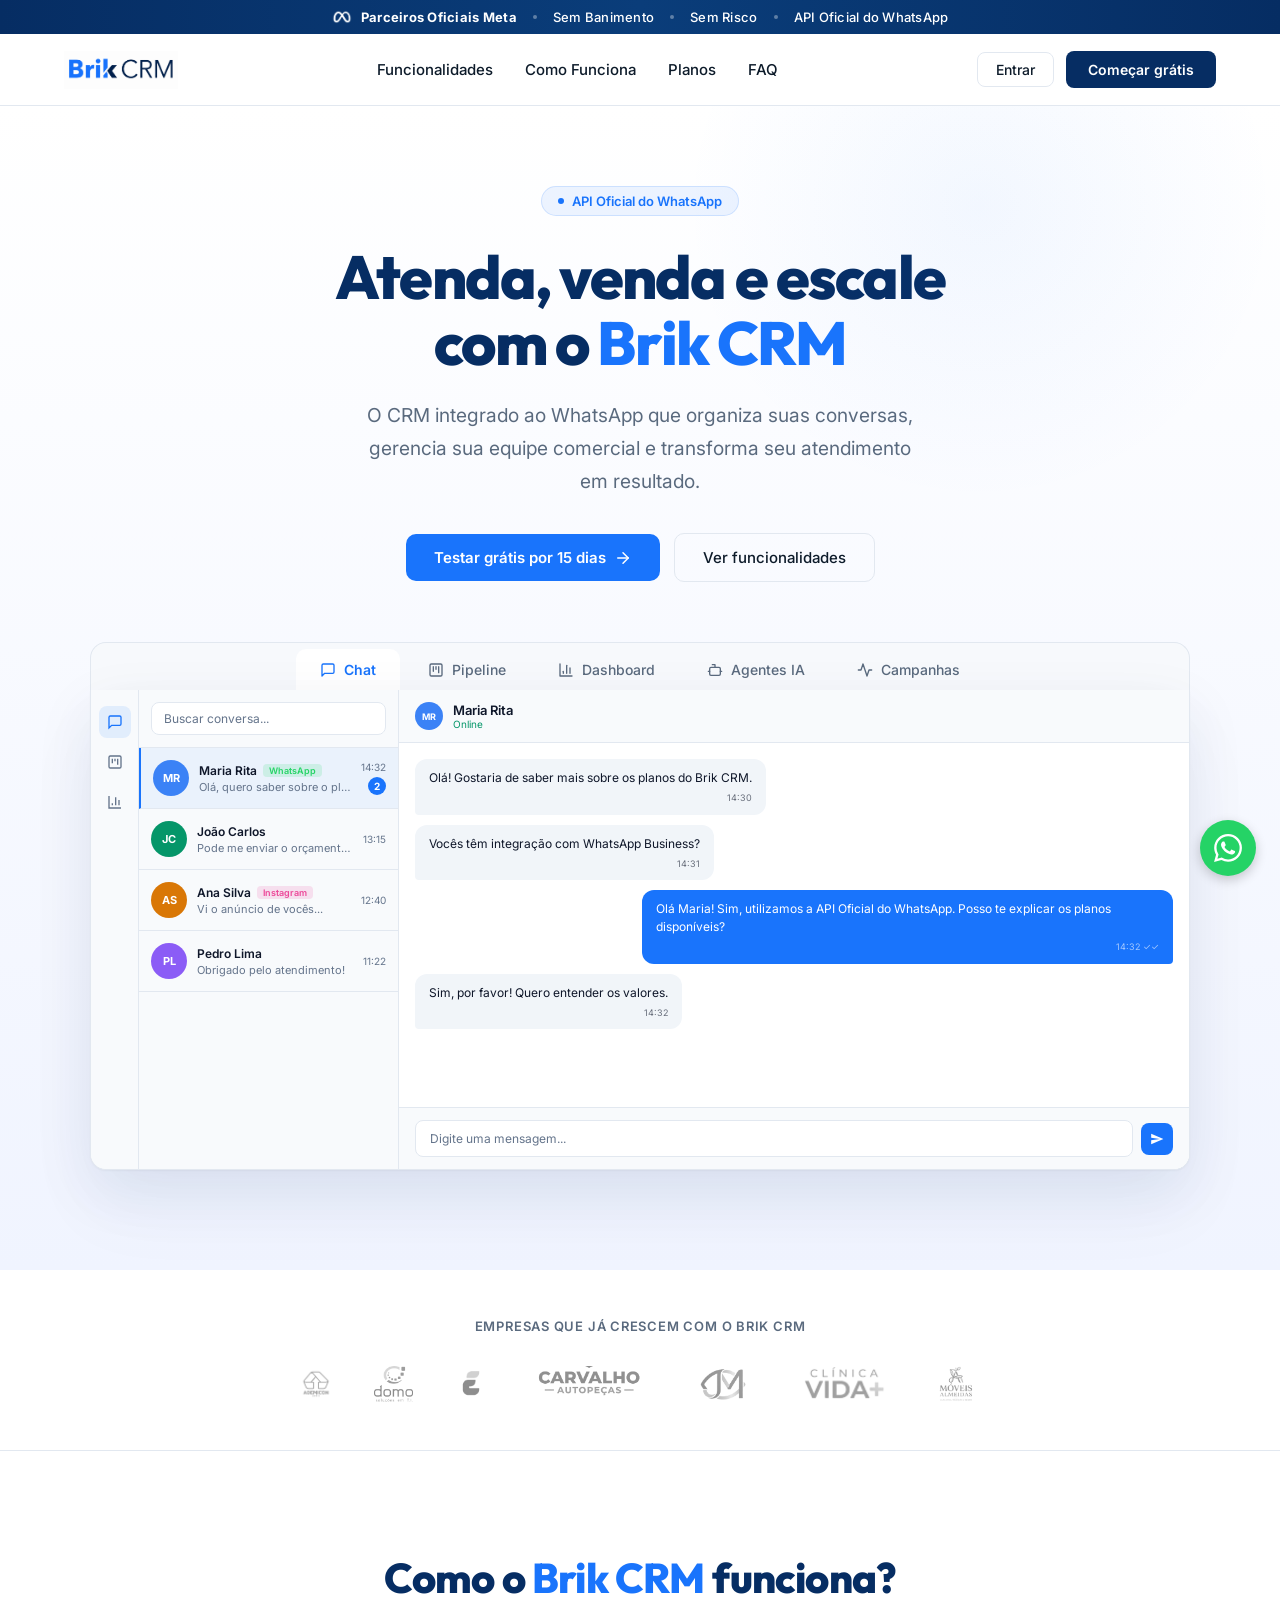
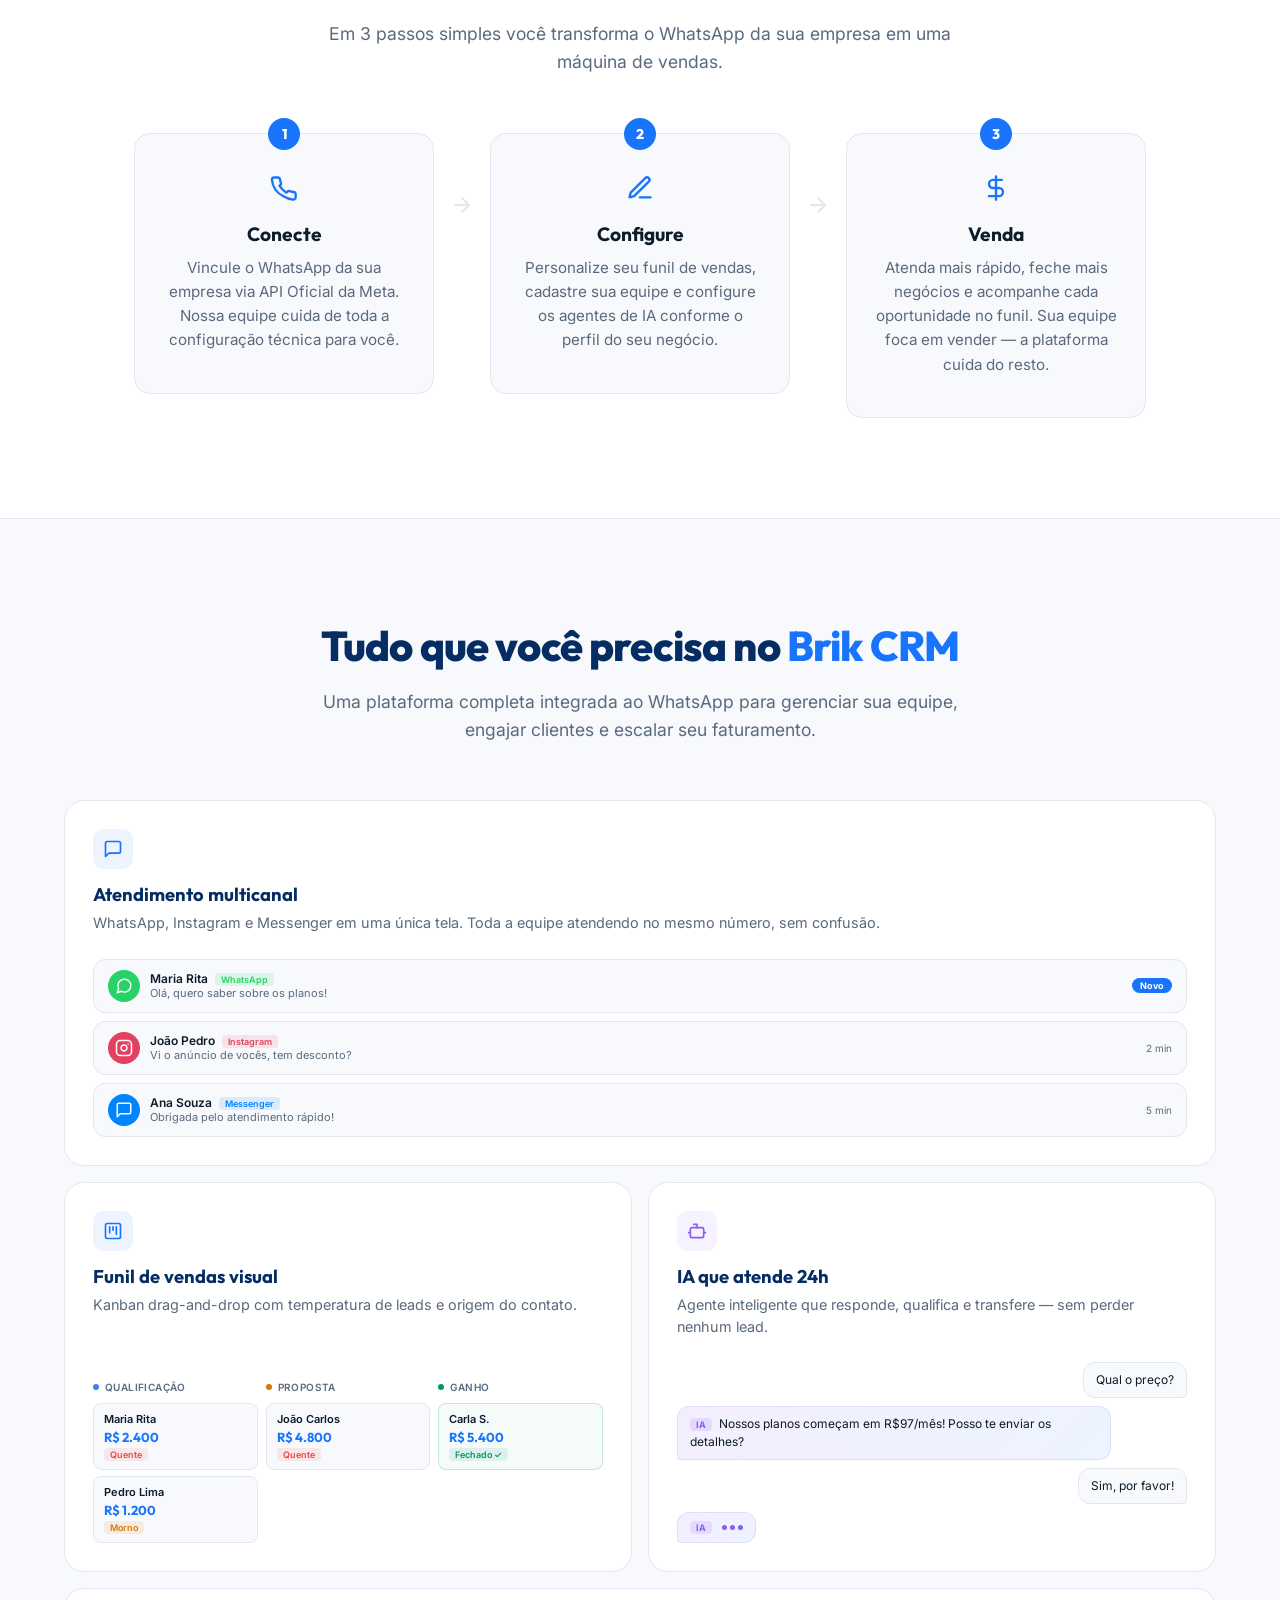
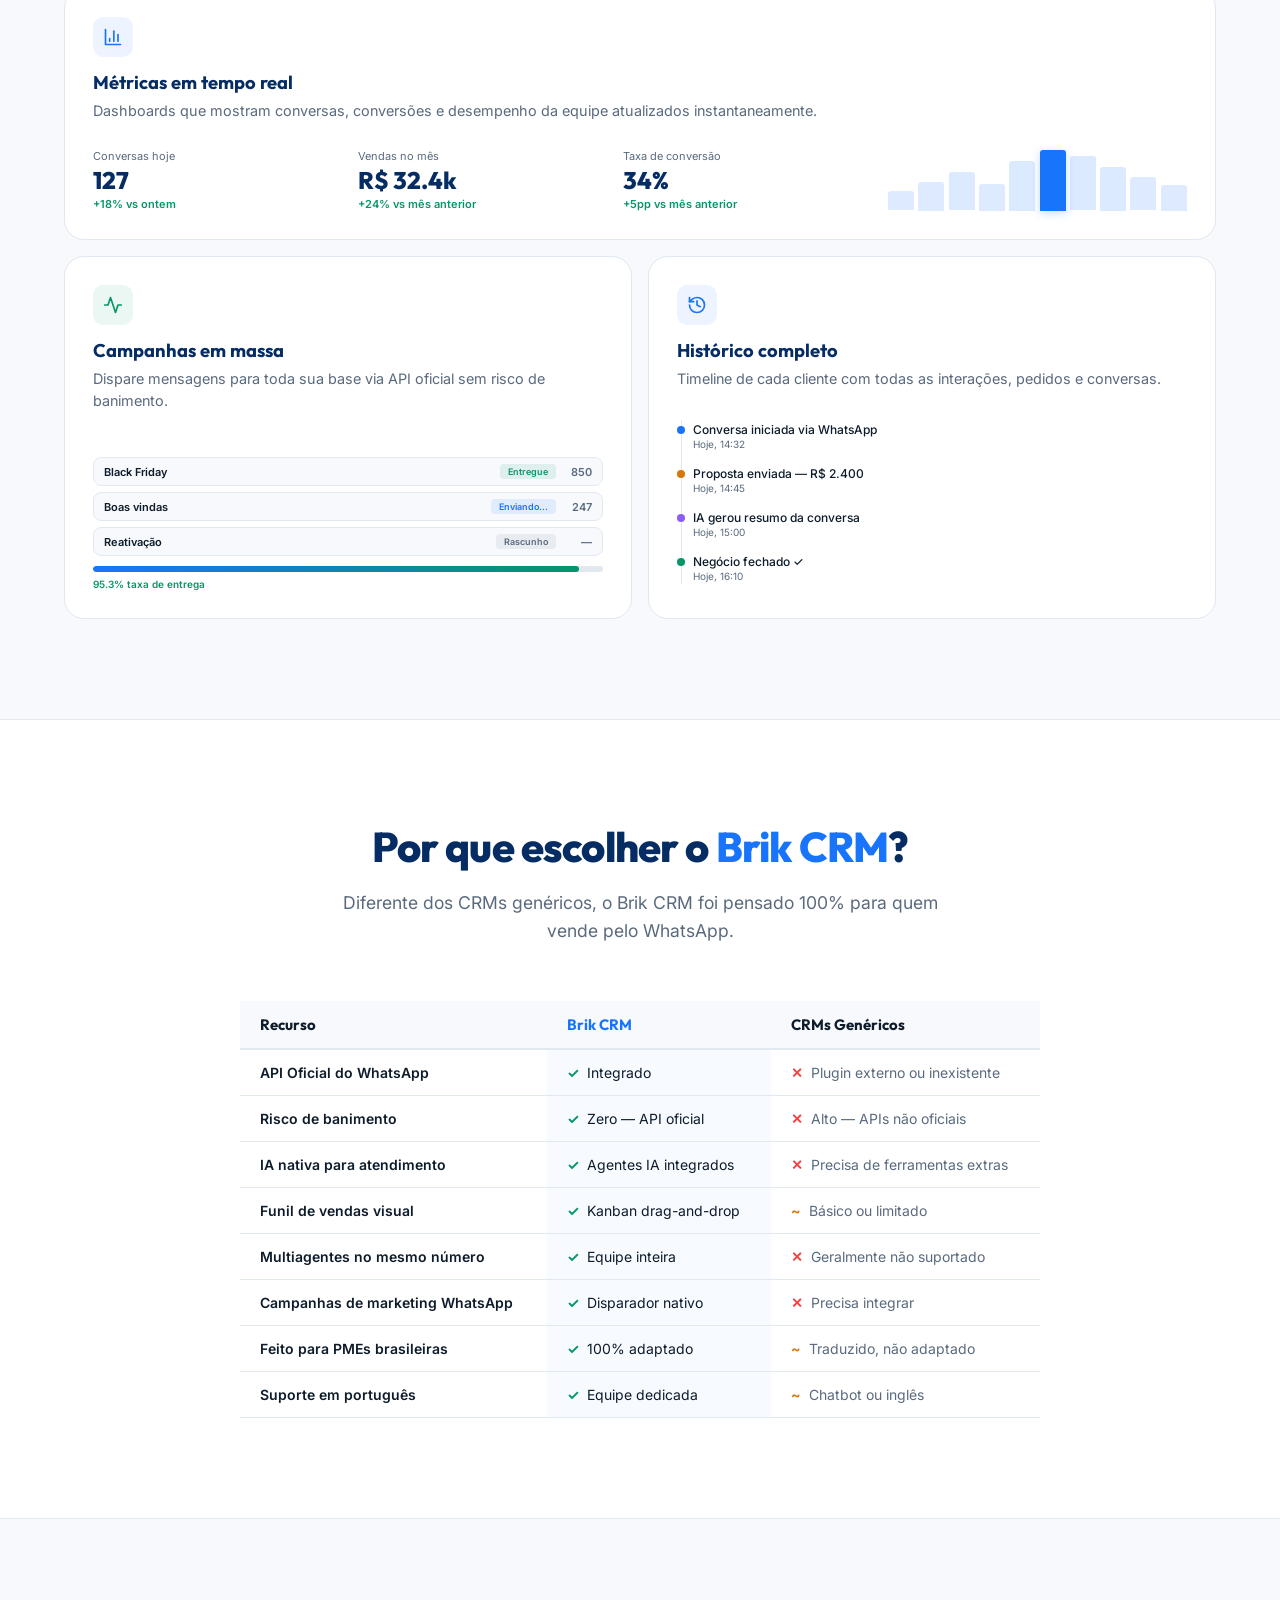
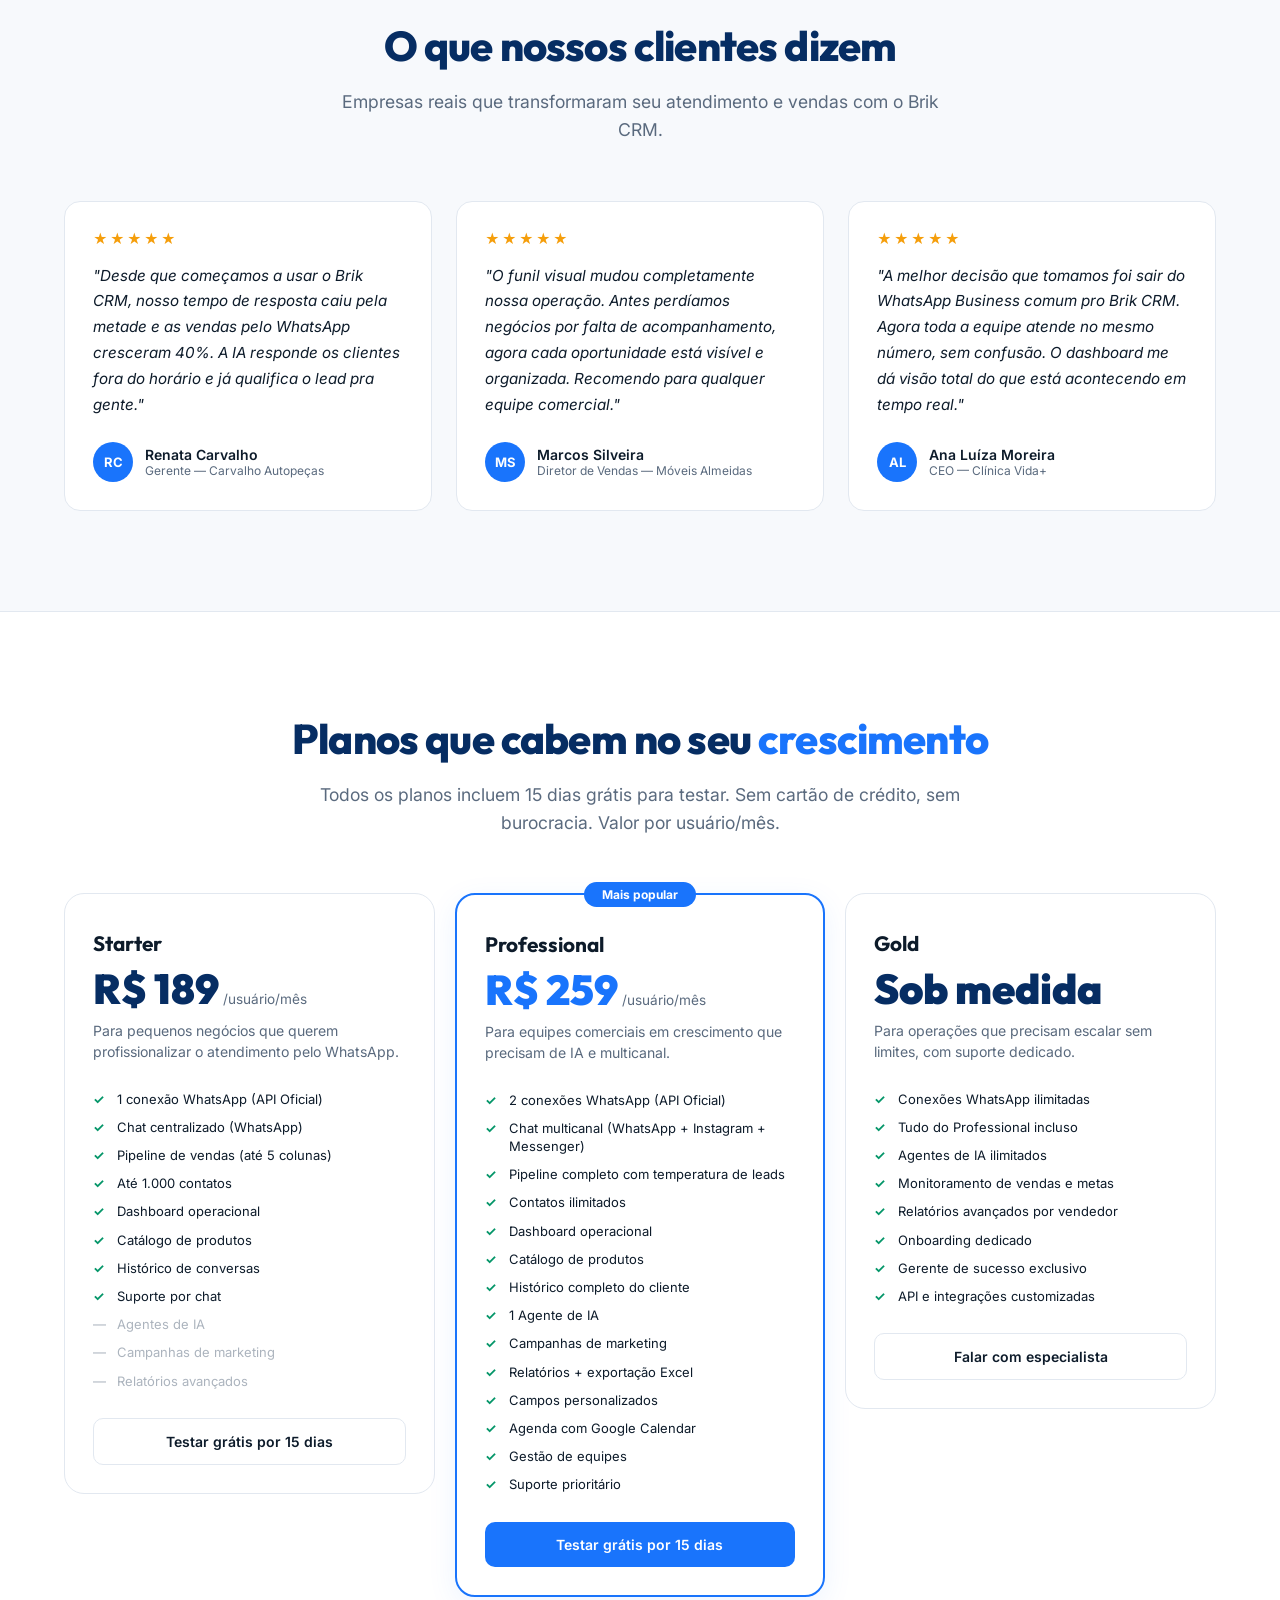
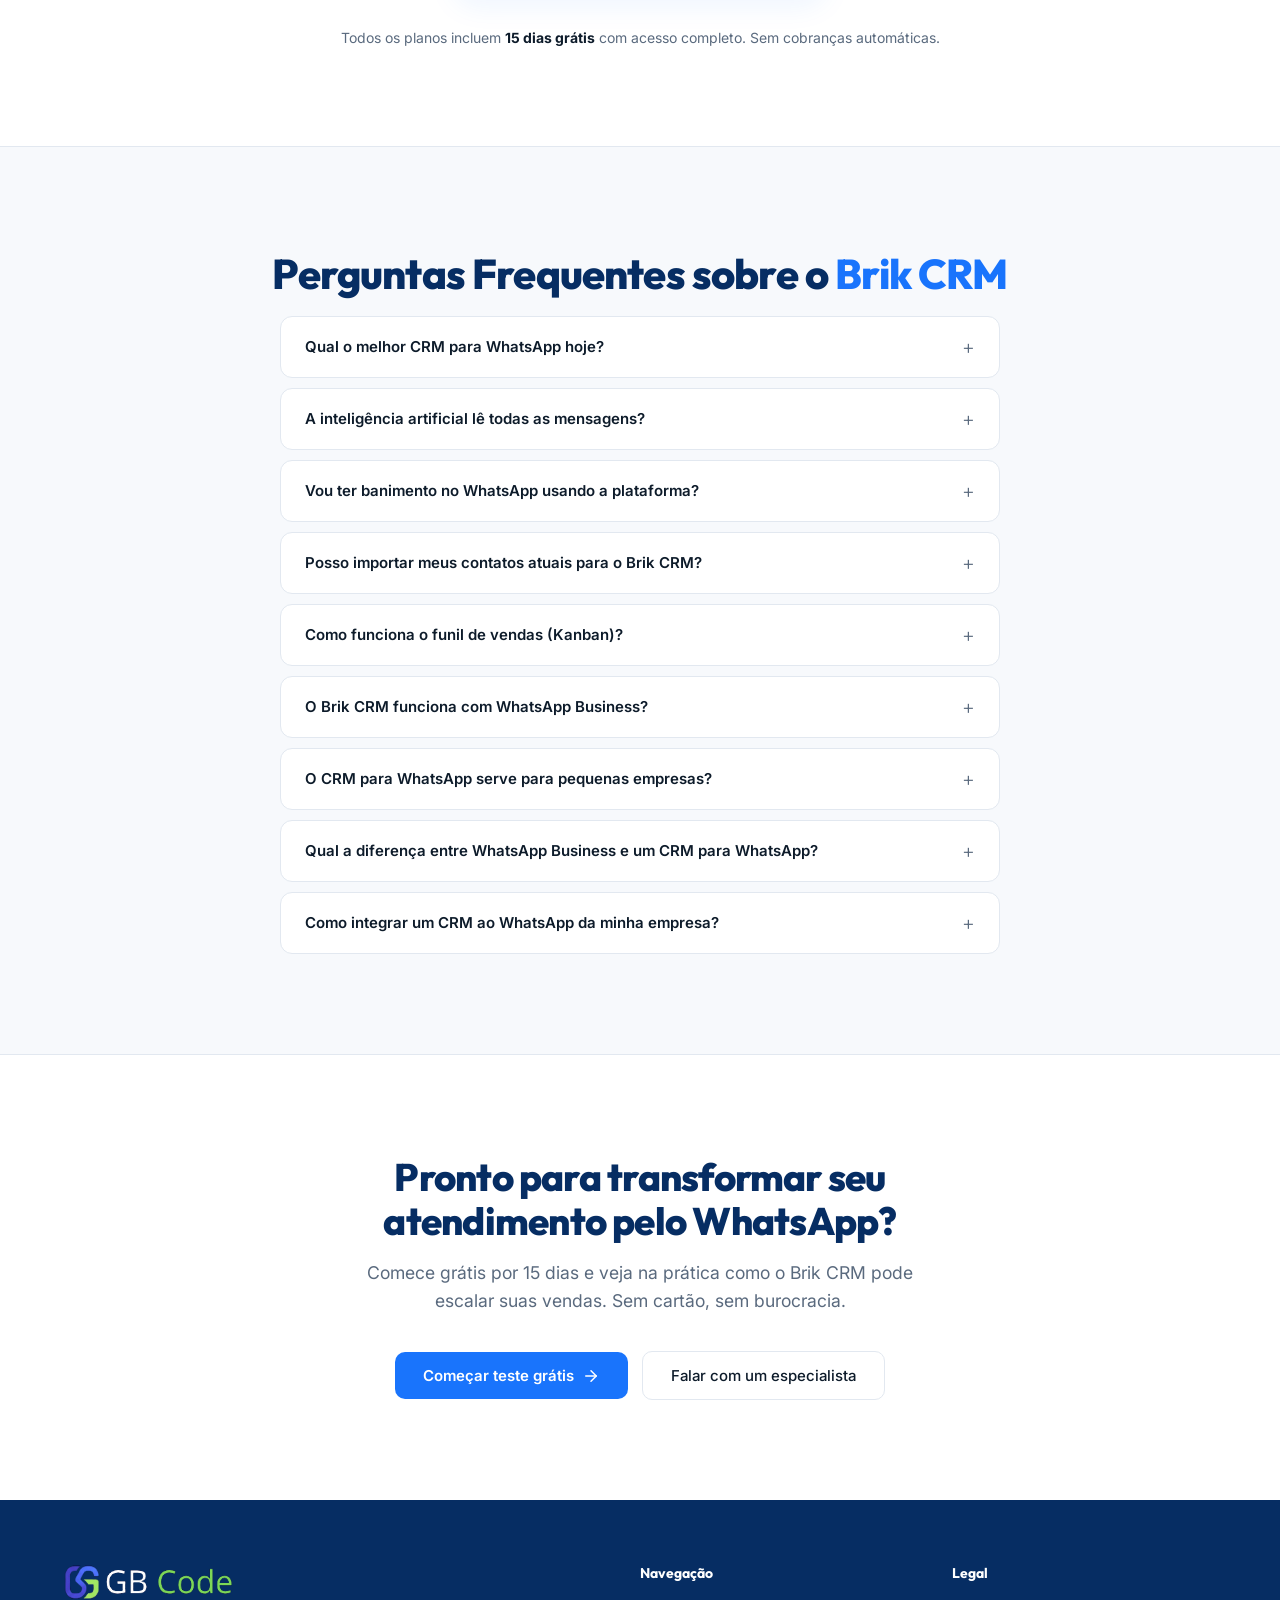
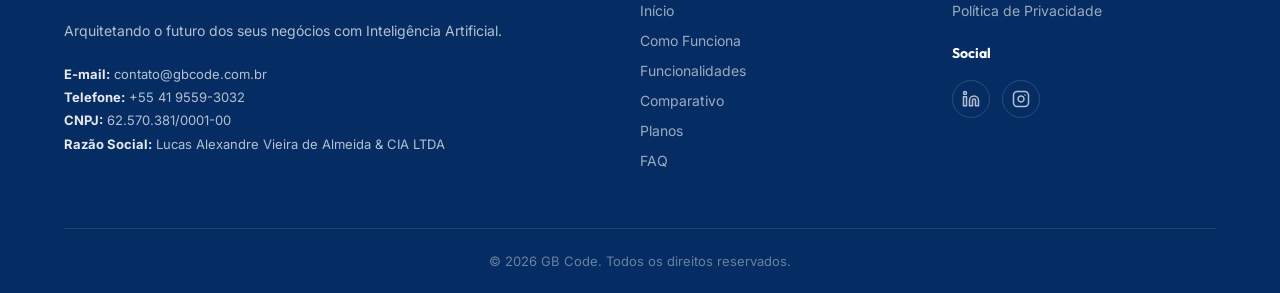
<file: index.html>
<!DOCTYPE html>
<html lang="pt-br">

<head>
    <meta charset="UTF-8">
    <meta name="viewport" content="width=device-width, initial-scale=1.0">
    <title>Brik CRM — CRM para WhatsApp com IA, Funil de Vendas e API Oficial | GB Code</title>
    <meta name="theme-color" content="#062d63">
    <link rel="preconnect" href="https://fonts.googleapis.com">
    <link rel="preconnect" href="https://fonts.gstatic.com" crossorigin>
    <link rel="stylesheet"
        href="https://fonts.googleapis.com/css2?family=Inter:wght@300;400;600;700;800&family=Outfit:wght@400;700;900&display=swap">
    <link rel="stylesheet" href="./src/css/geral.css">
    <link rel="icon" type="image/png" href="./Favicon.png">
    <meta name="description"
        content="Brik CRM: o CRM para WhatsApp com IA integrada, funil de vendas Kanban e API Oficial da Meta. Organize chats, gerencie equipes e escale vendas. Teste grátis 15 dias.">

    <!-- Open Graph / Redes Sociais -->
    <meta property="og:type" content="website">
    <meta property="og:url" content="https://gbcode.com.br/">
    <meta property="og:title" content="Brik CRM — CRM para WhatsApp com IA, Funil de Vendas e API Oficial">
    <meta property="og:description"
        content="O CRM integrado ao WhatsApp com IA, funil Kanban e API Oficial da Meta. Organize chats, gerencie equipes e escale vendas. Teste grátis 15 dias.">
    <meta property="og:image" content="https://gbcode.com.br/src/img/Painel-principal.png">
    <meta property="og:image:width" content="1200">
    <meta property="og:image:height" content="630">
    <meta property="og:locale" content="pt_BR">
    <meta property="og:site_name" content="Brik CRM by GB Code">

    <!-- Twitter Card -->
    <meta name="twitter:card" content="summary_large_image">
    <meta name="twitter:title" content="Brik CRM — CRM para WhatsApp com IA e API Oficial da Meta">
    <meta name="twitter:description"
        content="CRM integrado ao WhatsApp com IA, funil Kanban e API Oficial. Organize chats, gerencie equipes e escale vendas. Teste grátis 15 dias.">
    <meta name="twitter:image" content="https://gbcode.com.br/src/img/Painel-principal.png">

    <!-- Idioma e Canônica -->
    <link rel="canonical" href="https://gbcode.com.br/">
    <meta name="robots" content="index, follow">

    <!-- Schema.org: SoftwareApplication -->
    <script type="application/ld+json">
    {
      "@context": "https://schema.org",
      "@type": "SoftwareApplication",
      "name": "Brik CRM",
      "alternateName": "CRM para WhatsApp Brik",
      "operatingSystem": "Web",
      "applicationCategory": "BusinessApplication",
      "description": "CRM integrado ao WhatsApp com inteligência artificial, funil de vendas visual (Kanban), gestão de chats multicanal, campanhas de marketing e API Oficial da Meta. Desenvolvido pela GB Code para PMEs brasileiras.",
      "url": "https://gbcode.com.br/",
      "featureList": [
        "CRM integrado ao WhatsApp via API Oficial",
        "Funil de vendas Kanban drag-and-drop",
        "Atendimento multicanal (WhatsApp, Instagram, Messenger)",
        "Agentes de Inteligência Artificial",
        "Campanhas de marketing por WhatsApp",
        "Histórico completo de clientes",
        "Dashboard e relatórios em tempo real",
        "Gestão de equipes e metas"
      ],
      "screenshot": "https://gbcode.com.br/src/img/Painel-principal.png",
      "offers": [
        {
          "@type": "Offer",
          "name": "Starter",
          "price": "189",
          "priceCurrency": "BRL",
          "description": "Plano Starter: 1 conexão WhatsApp, pipeline básico, até 1.000 contatos, dashboard operacional. Por usuário/mês.",
          "eligibleQuantity": { "@type": "QuantitativeValue", "unitText": "usuário/mês" }
        },
        {
          "@type": "Offer",
          "name": "Professional",
          "price": "259",
          "priceCurrency": "BRL",
          "description": "Plano Professional: 2 conexões WhatsApp, chat multicanal, IA, campanhas, relatórios avançados, gestão de equipes. Por usuário/mês.",
          "eligibleQuantity": { "@type": "QuantitativeValue", "unitText": "usuário/mês" }
        },
        {
          "@type": "Offer",
          "name": "Gold",
          "price": "0",
          "priceCurrency": "BRL",
          "description": "Plano Gold: sob medida com conexões e agentes IA ilimitados, monitoramento de vendas, gerente de sucesso dedicado e API customizada."
        }
      ],
      "publisher": {
        "@type": "Organization",
        "name": "GB Code",
        "url": "https://gbcode.com.br/",
        "logo": "https://gbcode.com.br/Logo%20(1).png",
        "contactPoint": {
          "@type": "ContactPoint",
          "telephone": "+55-41-9559-3032",
          "contactType": "sales",
          "availableLanguage": "Portuguese"
        },
        "sameAs": [
          "https://www.linkedin.com/company/gb-code/",
          "https://www.instagram.com/gbcode.e/"
        ]
      }
    }
    </script>

    <!-- Schema.org: Organization -->
    <script type="application/ld+json">
    {
      "@context": "https://schema.org",
      "@type": "Organization",
      "name": "GB Code",
      "legalName": "Lucas Alexandre Vieira de Almeida & CIA LTDA",
      "url": "https://gbcode.com.br/",
      "logo": "https://gbcode.com.br/Logo%20(1).png",
      "email": "contato@gbcode.com.br",
      "telephone": "+55-41-9559-3032",
      "vatID": "62.570.381/0001-00",
      "sameAs": [
        "https://www.linkedin.com/company/gb-code/",
        "https://www.instagram.com/gbcode.e/"
      ]
    }
    </script>

    <!-- Schema.org: FAQPage -->
    <script type="application/ld+json">
    {
      "@context": "https://schema.org",
      "@type": "FAQPage",
      "mainEntity": [
        {
          "@type": "Question",
          "name": "Qual o melhor CRM para WhatsApp hoje?",
          "acceptedAnswer": {
            "@type": "Answer",
            "text": "O Brik CRM se destaca como a solução definitiva, pois não é apenas um CRM genérico adaptado, mas sim uma plataforma unificada que foi 100% pensada para o ecossistema do WhatsApp desde o primeiro dia de desenvolvimento."
          }
        },
        {
          "@type": "Question",
          "name": "A inteligência artificial lê todas as mensagens?",
          "acceptedAnswer": {
            "@type": "Answer",
            "text": "Com a IA configurada (como o Google Gemini), a nossa tecnologia consegue interpretar, gerar resumos das conversas, responder ativamente perguntas recorrentes a qualquer horário, liberando tempo da sua equipe humana para o que importa: fechar vendas."
          }
        },
        {
          "@type": "Question",
          "name": "Vou ter banimento no WhatsApp usando a plataforma?",
          "acceptedAnswer": {
            "@type": "Answer",
            "text": "Não, nós utilizamos a API Oficial do WhatsApp (Meta). Isso garante segurança total para o seu número e conformidade estrita com as políticas do WhatsApp."
          }
        },
        {
          "@type": "Question",
          "name": "Posso importar meus contatos atuais para o Brik CRM?",
          "acceptedAnswer": {
            "@type": "Answer",
            "text": "Sim, a plataforma permite importar facilmente sua base já existente de contatos."
          }
        },
        {
          "@type": "Question",
          "name": "Como funciona o funil de vendas (Kanban) do CRM para WhatsApp?",
          "acceptedAnswer": {
            "@type": "Answer",
            "text": "A ferramenta possui colunas personalizadas que representam cada passo da sua venda (ex: Negociação, Proposta Enviada, Venda Fechada). Com o WhatsApp conectado junto, você direciona as conversas visualmente entre as colunas, identificando com muita clareza quem está prestes a fechar negócio."
          }
        },
        {
          "@type": "Question",
          "name": "O Brik CRM funciona com WhatsApp Business?",
          "acceptedAnswer": {
            "@type": "Answer",
            "text": "Sim. O Brik CRM se integra ao WhatsApp Business via API Oficial da Meta, o que significa que você mantém a credibilidade do número da sua empresa, acessa recursos avançados e garante conformidade total com as políticas do WhatsApp."
          }
        },
        {
          "@type": "Question",
          "name": "O CRM para WhatsApp serve para pequenas empresas?",
          "acceptedAnswer": {
            "@type": "Answer",
            "text": "Sim, o Brik CRM foi projetado para ser acessível tanto para pequenas empresas quanto para times comerciais maiores. Você começa com o essencial e escala conforme sua operação cresce, sem precisar trocar de plataforma."
          }
        },
        {
          "@type": "Question",
          "name": "Qual a diferença entre WhatsApp Business e um CRM para WhatsApp?",
          "acceptedAnswer": {
            "@type": "Answer",
            "text": "O WhatsApp Business é o aplicativo de mensagens da Meta com recursos básicos de catálogo e respostas rápidas. Já um CRM para WhatsApp como o Brik CRM vai além: permite gerenciar múltiplos atendentes no mesmo número, acompanhar o funil de vendas, registrar o histórico completo de cada cliente, automatizar respostas com IA e gerar relatórios de desempenho da equipe."
          }
        },
        {
          "@type": "Question",
          "name": "Como integrar um CRM ao WhatsApp da minha empresa?",
          "acceptedAnswer": {
            "@type": "Answer",
            "text": "Com o Brik CRM, a integração é feita através da API Oficial do WhatsApp (Meta). Nossa equipe cuida de todo o processo de configuração e conexão do seu número. Basta entrar em contato conosco e agendaremos uma demonstração para você ver funcionando na prática."
          }
        }
      ]
    }
    </script>

    <!-- Google tag (gtag.js) movido para dentro do head -->
    <script async src="https://www.googletagmanager.com/gtag/js?id=G-RGQ2CN9Q9V"></script>
    <script>
        window.dataLayer = window.dataLayer || [];
        function gtag() { dataLayer.push(arguments); }
        gtag('js', new Date());

        gtag('config', 'G-RGQ2CN9Q9V');
    </script>
    <script src="./src/js/geral.js" defer></script>

    <meta name="facebook-domain-verification" content="deen1pbcsxo7l6ed4ggr36rxmy9rb5" />
</head>

<body>
    <!-- TOP BAR -->
    <div class="topbar">
        <div class="topbar-inner">
            <span class="topbar-meta">
                <img src="./src/img/meta_PNG4.png" alt="Meta" class="topbar-meta-logo">
                Parceiros Oficiais Meta
            </span>
            <span class="topbar-dot"></span>
            <span>Sem Banimento</span>
            <span class="topbar-dot"></span>
            <span>Sem Risco</span>
            <span class="topbar-dot"></span>
            <span>API Oficial do WhatsApp</span>
        </div>
    </div>

    <!-- HEADER -->
    <header class="header">
        <div class="container">
            <a href="#" class="header-logo">
                <!-- Substitua pelo seu logo -->
                <img src="./Logo (1).png" alt="Brik CRM" class="logo-img">
            </a>

            <nav class="header-nav">
                <a href="#funcionalidades">Funcionalidades</a>
                <a href="#como-funciona">Como Funciona</a>
                <a href="#planos">Planos</a>
                <a href="#faq">FAQ</a>
            </nav>

            <div class="header-actions">
                <a href="https://crm.gbcode.com.br/" target="_blank" rel="noopener noreferrer"
                    class="btn-signin">Entrar</a>
                <a href="https://crm.gbcode.com.br/cadastro" target="_blank" rel="noopener noreferrer"
                    class="btn-cta">Começar grátis</a>
            </div>

            <button class="menu-toggle" aria-label="Abrir Menu">
                <span class="bar"></span>
                <span class="bar"></span>
                <span class="bar"></span>
            </button>
        </div>
    </header>

    <!-- HERO -->
    <section id="inicio" class="hero">
        <div class="container">
            <!-- Hero text centered -->
            <div class="hero-center">
                <div class="hero-badge">
                    <span class="badge-dot"></span>
                    API Oficial do WhatsApp
                </div>
                <h1>
                    Atenda, venda e escale<br>com o <span class="highlight">Brik CRM</span>
                </h1>
                <p class="hero-subtitle">
                    O CRM integrado ao WhatsApp que organiza suas conversas, gerencia sua equipe comercial e transforma
                    seu atendimento em resultado.
                </p>
                <div class="hero-buttons">
                    <a href="https://crm.gbcode.com.br/cadastro" target="_blank" rel="noopener noreferrer"
                        class="btn-hero-primary">
                        Testar grátis por 15 dias
                        <svg xmlns="http://www.w3.org/2000/svg" width="18" height="18" viewBox="0 0 24 24" fill="none"
                            stroke="currentColor" stroke-width="2" stroke-linecap="round" stroke-linejoin="round">
                            <path d="M5 12h14" />
                            <path d="m12 5 7 7-7 7" />
                        </svg>
                    </a>
                    <a href="#funcionalidades" class="btn-hero-secondary">
                        Ver funcionalidades
                    </a>
                </div>
            </div>

            <!-- Mockup showcase -->
            <div class="showcase">
                <!-- Feature tabs -->
                <div class="showcase-tabs">
                    <button class="showcase-tab active" data-target="chat">
                        <svg width="16" height="16" viewBox="0 0 24 24" fill="none" stroke="currentColor"
                            stroke-width="2" stroke-linecap="round" stroke-linejoin="round">
                            <path d="M21 15a2 2 0 0 1-2 2H7l-4 4V5a2 2 0 0 1 2-2h14a2 2 0 0 1 2 2z" />
                        </svg>
                        Chat
                    </button>
                    <button class="showcase-tab" data-target="pipeline">
                        <svg width="16" height="16" viewBox="0 0 24 24" fill="none" stroke="currentColor"
                            stroke-width="2" stroke-linecap="round" stroke-linejoin="round">
                            <rect width="18" height="18" x="3" y="3" rx="2" />
                            <path d="M8 7v7" />
                            <path d="M12 7v4" />
                            <path d="M16 7v9" />
                        </svg>
                        Pipeline
                    </button>
                    <button class="showcase-tab" data-target="dashboard">
                        <svg width="16" height="16" viewBox="0 0 24 24" fill="none" stroke="currentColor"
                            stroke-width="2" stroke-linecap="round" stroke-linejoin="round">
                            <path d="M3 3v18h18" />
                            <path d="M18 17V9" />
                            <path d="M13 17V5" />
                            <path d="M8 17v-3" />
                        </svg>
                        Dashboard
                    </button>
                    <button class="showcase-tab" data-target="ia">
                        <svg width="16" height="16" viewBox="0 0 24 24" fill="none" stroke="currentColor"
                            stroke-width="2" stroke-linecap="round" stroke-linejoin="round">
                            <path d="M12 8V4H8" />
                            <rect width="16" height="12" x="4" y="8" rx="2" />
                            <path d="M2 14h2" />
                            <path d="M20 14h2" />
                        </svg>
                        Agentes IA
                    </button>
                    <button class="showcase-tab" data-target="campanhas">
                        <svg width="16" height="16" viewBox="0 0 24 24" fill="none" stroke="currentColor"
                            stroke-width="2" stroke-linecap="round" stroke-linejoin="round">
                            <path d="M22 12h-4l-3 9L9 3l-3 9H2" />
                        </svg>
                        Campanhas
                    </button>
                </div>

                <div class="showcase-window">
                    <!-- Mockup: Chat -->
                    <div class="mockup-screen active" data-screen="chat">
                        <div class="mock-app">
                            <div class="mock-sidebar-mini">
                                <div class="mock-sidebar-icon active">
                                    <svg width="16" height="16" viewBox="0 0 24 24" fill="none" stroke="currentColor"
                                        stroke-width="2">
                                        <path d="M21 15a2 2 0 0 1-2 2H7l-4 4V5a2 2 0 0 1 2-2h14a2 2 0 0 1 2 2z" />
                                    </svg>
                                </div>
                                <div class="mock-sidebar-icon">
                                    <svg width="16" height="16" viewBox="0 0 24 24" fill="none" stroke="currentColor"
                                        stroke-width="2">
                                        <rect width="18" height="18" x="3" y="3" rx="2" />
                                        <path d="M8 7v7" />
                                        <path d="M12 7v4" />
                                        <path d="M16 7v9" />
                                    </svg>
                                </div>
                                <div class="mock-sidebar-icon">
                                    <svg width="16" height="16" viewBox="0 0 24 24" fill="none" stroke="currentColor"
                                        stroke-width="2">
                                        <path d="M3 3v18h18" />
                                        <path d="M18 17V9" />
                                        <path d="M13 17V5" />
                                        <path d="M8 17v-3" />
                                    </svg>
                                </div>
                            </div>
                            <div class="mock-chat-list">
                                <div class="mock-chat-search">
                                    <div class="mock-search-input">Buscar conversa...</div>
                                </div>
                                <div class="mock-chat-item active">
                                    <div class="mock-avatar" style="background:#3b82f6;">MR</div>
                                    <div class="mock-chat-info">
                                        <div class="mock-chat-name">Maria Rita <span
                                                class="mock-badge-wa">WhatsApp</span></div>
                                        <div class="mock-chat-last">Olá, quero saber sobre o plano...</div>
                                    </div>
                                    <div class="mock-chat-meta">
                                        <span class="mock-time">14:32</span>
                                        <span class="mock-unread">2</span>
                                    </div>
                                </div>
                                <div class="mock-chat-item">
                                    <div class="mock-avatar" style="background:#059669;">JC</div>
                                    <div class="mock-chat-info">
                                        <div class="mock-chat-name">João Carlos</div>
                                        <div class="mock-chat-last">Pode me enviar o orçamento?</div>
                                    </div>
                                    <div class="mock-chat-meta">
                                        <span class="mock-time">13:15</span>
                                    </div>
                                </div>
                                <div class="mock-chat-item">
                                    <div class="mock-avatar" style="background:#d97706;">AS</div>
                                    <div class="mock-chat-info">
                                        <div class="mock-chat-name">Ana Silva <span
                                                class="mock-badge-ig">Instagram</span></div>
                                        <div class="mock-chat-last">Vi o anúncio de vocês...</div>
                                    </div>
                                    <div class="mock-chat-meta">
                                        <span class="mock-time">12:40</span>
                                    </div>
                                </div>
                                <div class="mock-chat-item">
                                    <div class="mock-avatar" style="background:#8b5cf6;">PL</div>
                                    <div class="mock-chat-info">
                                        <div class="mock-chat-name">Pedro Lima</div>
                                        <div class="mock-chat-last">Obrigado pelo atendimento!</div>
                                    </div>
                                    <div class="mock-chat-meta">
                                        <span class="mock-time">11:22</span>
                                    </div>
                                </div>
                            </div>
                            <div class="mock-chat-window">
                                <div class="mock-chat-header-bar">
                                    <div class="mock-avatar-sm" style="background:#3b82f6;">MR</div>
                                    <div>
                                        <div class="mock-contact-name">Maria Rita</div>
                                        <div class="mock-contact-status">Online</div>
                                    </div>
                                </div>
                                <div class="mock-messages">
                                    <div class="mock-msg received">
                                        <p>Olá! Gostaria de saber mais sobre os planos do Brik CRM.</p>
                                        <span class="mock-msg-time">14:30</span>
                                    </div>
                                    <div class="mock-msg received">
                                        <p>Vocês têm integração com WhatsApp Business?</p>
                                        <span class="mock-msg-time">14:31</span>
                                    </div>
                                    <div class="mock-msg sent">
                                        <p>Olá Maria! Sim, utilizamos a API Oficial do WhatsApp. Posso te explicar os
                                            planos disponíveis?</p>
                                        <span class="mock-msg-time">14:32 ✓✓</span>
                                    </div>
                                    <div class="mock-msg received">
                                        <p>Sim, por favor! Quero entender os valores.</p>
                                        <span class="mock-msg-time">14:32</span>
                                    </div>
                                </div>
                                <div class="mock-chat-input">
                                    <div class="mock-input-box">Digite uma mensagem...</div>
                                    <div class="mock-send-btn">
                                        <svg width="14" height="14" viewBox="0 0 24 24" fill="currentColor">
                                            <path d="M2.01 21L23 12 2.01 3 2 10l15 2-15 2z" />
                                        </svg>
                                    </div>
                                </div>
                            </div>
                        </div>
                    </div>

                    <!-- Mockup: Pipeline -->
                    <div class="mockup-screen" data-screen="pipeline">
                        <div class="mock-app">
                            <div class="mock-sidebar-mini">
                                <div class="mock-sidebar-icon">
                                    <svg width="16" height="16" viewBox="0 0 24 24" fill="none" stroke="currentColor"
                                        stroke-width="2">
                                        <path d="M21 15a2 2 0 0 1-2 2H7l-4 4V5a2 2 0 0 1 2-2h14a2 2 0 0 1 2 2z" />
                                    </svg>
                                </div>
                                <div class="mock-sidebar-icon active">
                                    <svg width="16" height="16" viewBox="0 0 24 24" fill="none" stroke="currentColor"
                                        stroke-width="2">
                                        <rect width="18" height="18" x="3" y="3" rx="2" />
                                        <path d="M8 7v7" />
                                        <path d="M12 7v4" />
                                        <path d="M16 7v9" />
                                    </svg>
                                </div>
                                <div class="mock-sidebar-icon">
                                    <svg width="16" height="16" viewBox="0 0 24 24" fill="none" stroke="currentColor"
                                        stroke-width="2">
                                        <path d="M3 3v18h18" />
                                        <path d="M18 17V9" />
                                        <path d="M13 17V5" />
                                        <path d="M8 17v-3" />
                                    </svg>
                                </div>
                            </div>
                            <div class="mock-pipeline-content">
                                <div class="mock-pipeline-header">
                                    <div class="mock-page-title">Pipeline de Vendas</div>
                                    <div class="mock-filters">
                                        <span class="mock-filter-chip">Todos</span>
                                        <span class="mock-filter-chip active">Este mês</span>
                                    </div>
                                </div>
                                <div class="mock-kanban">
                                    <div class="mock-kanban-col">
                                        <div class="mock-col-header">
                                            <span class="mock-col-dot" style="background:#3b82f6;"></span>
                                            Qualificação <span class="mock-col-count">3</span>
                                        </div>
                                        <div class="mock-deal-card">
                                            <div class="mock-deal-name">Maria Rita</div>
                                            <div class="mock-deal-value">R$ 2.400</div>
                                            <div class="mock-deal-footer">
                                                <span class="mock-temp hot">Quente</span>
                                                <span class="mock-deal-origin">WhatsApp</span>
                                            </div>
                                        </div>
                                        <div class="mock-deal-card">
                                            <div class="mock-deal-name">Pedro Lima</div>
                                            <div class="mock-deal-value">R$ 1.200</div>
                                            <div class="mock-deal-footer">
                                                <span class="mock-temp warm">Morno</span>
                                                <span class="mock-deal-origin">Instagram</span>
                                            </div>
                                        </div>
                                    </div>
                                    <div class="mock-kanban-col">
                                        <div class="mock-col-header">
                                            <span class="mock-col-dot" style="background:#d97706;"></span>
                                            Proposta Enviada <span class="mock-col-count">2</span>
                                        </div>
                                        <div class="mock-deal-card">
                                            <div class="mock-deal-name">João Carlos</div>
                                            <div class="mock-deal-value">R$ 4.800</div>
                                            <div class="mock-deal-footer">
                                                <span class="mock-temp hot">Quente</span>
                                                <span class="mock-deal-origin">WhatsApp</span>
                                            </div>
                                        </div>
                                        <div class="mock-deal-card highlight-card">
                                            <div class="mock-deal-name">Ana Silva</div>
                                            <div class="mock-deal-value">R$ 3.600</div>
                                            <div class="mock-deal-footer">
                                                <span class="mock-temp warm">Morno</span>
                                                <span class="mock-deal-origin">Lead Ads</span>
                                            </div>
                                        </div>
                                    </div>
                                    <div class="mock-kanban-col">
                                        <div class="mock-col-header">
                                            <span class="mock-col-dot" style="background:#f97316;"></span>
                                            Negociação <span class="mock-col-count">1</span>
                                        </div>
                                        <div class="mock-deal-card">
                                            <div class="mock-deal-name">Lucas Mendes</div>
                                            <div class="mock-deal-value">R$ 7.200</div>
                                            <div class="mock-deal-footer">
                                                <span class="mock-temp hot">Quente</span>
                                                <span class="mock-deal-origin">WhatsApp</span>
                                            </div>
                                        </div>
                                    </div>
                                    <div class="mock-kanban-col">
                                        <div class="mock-col-header">
                                            <span class="mock-col-dot" style="background:#059669;"></span>
                                            Ganho <span class="mock-col-count">4</span>
                                        </div>
                                        <div class="mock-deal-card won">
                                            <div class="mock-deal-name">Carla Souza</div>
                                            <div class="mock-deal-value">R$ 5.400</div>
                                            <div class="mock-deal-footer">
                                                <span class="mock-temp won">Fechado</span>
                                            </div>
                                        </div>
                                    </div>
                                </div>
                            </div>
                        </div>
                    </div>

                    <!-- Mockup: Dashboard -->
                    <div class="mockup-screen" data-screen="dashboard">
                        <div class="mock-app">
                            <div class="mock-sidebar-mini">
                                <div class="mock-sidebar-icon">
                                    <svg width="16" height="16" viewBox="0 0 24 24" fill="none" stroke="currentColor"
                                        stroke-width="2">
                                        <path d="M21 15a2 2 0 0 1-2 2H7l-4 4V5a2 2 0 0 1 2-2h14a2 2 0 0 1 2 2z" />
                                    </svg>
                                </div>
                                <div class="mock-sidebar-icon">
                                    <svg width="16" height="16" viewBox="0 0 24 24" fill="none" stroke="currentColor"
                                        stroke-width="2">
                                        <rect width="18" height="18" x="3" y="3" rx="2" />
                                        <path d="M8 7v7" />
                                        <path d="M12 7v4" />
                                        <path d="M16 7v9" />
                                    </svg>
                                </div>
                                <div class="mock-sidebar-icon active">
                                    <svg width="16" height="16" viewBox="0 0 24 24" fill="none" stroke="currentColor"
                                        stroke-width="2">
                                        <path d="M3 3v18h18" />
                                        <path d="M18 17V9" />
                                        <path d="M13 17V5" />
                                        <path d="M8 17v-3" />
                                    </svg>
                                </div>
                            </div>
                            <div class="mock-dashboard-content">
                                <div class="mock-pipeline-header">
                                    <div class="mock-page-title">Painel Operacional</div>
                                    <div class="mock-filters">
                                        <span class="mock-filter-chip active">Últimos 30 dias</span>
                                    </div>
                                </div>
                                <div class="mock-kpi-row">
                                    <div class="mock-kpi-card">
                                        <div class="mock-kpi-label">Conversas Ativas</div>
                                        <div class="mock-kpi-value">127</div>
                                        <div class="mock-kpi-trend up">+18%</div>
                                    </div>
                                    <div class="mock-kpi-card">
                                        <div class="mock-kpi-label">Negócios no Funil</div>
                                        <div class="mock-kpi-value">43</div>
                                        <div class="mock-kpi-trend up">+12%</div>
                                    </div>
                                    <div class="mock-kpi-card">
                                        <div class="mock-kpi-label">Vendas Fechadas</div>
                                        <div class="mock-kpi-value">R$ 32.4k</div>
                                        <div class="mock-kpi-trend up">+24%</div>
                                    </div>
                                    <div class="mock-kpi-card">
                                        <div class="mock-kpi-label">Taxa de Conversão</div>
                                        <div class="mock-kpi-value">34%</div>
                                        <div class="mock-kpi-trend up">+5%</div>
                                    </div>
                                </div>
                                <div class="mock-charts-row">
                                    <div class="mock-chart-card">
                                        <div class="mock-chart-title">Funil de Vendas</div>
                                        <div class="mock-funnel">
                                            <div class="mock-funnel-bar" style="width:100%;background:#3b82f6;">
                                                <span>Qualificação — 43</span>
                                            </div>
                                            <div class="mock-funnel-bar" style="width:72%;background:#d97706;">
                                                <span>Proposta — 31</span>
                                            </div>
                                            <div class="mock-funnel-bar" style="width:48%;background:#f97316;">
                                                <span>Negociação — 21</span>
                                            </div>
                                            <div class="mock-funnel-bar" style="width:30%;background:#059669;">
                                                <span>Ganho — 13</span>
                                            </div>
                                        </div>
                                    </div>
                                    <div class="mock-chart-card">
                                        <div class="mock-chart-title">Atividade por Hora</div>
                                        <div class="mock-bar-chart">
                                            <div class="mock-bar" style="height:20%"></div>
                                            <div class="mock-bar" style="height:15%"></div>
                                            <div class="mock-bar" style="height:35%"></div>
                                            <div class="mock-bar" style="height:55%"></div>
                                            <div class="mock-bar" style="height:78%"></div>
                                            <div class="mock-bar highlight-bar" style="height:95%"></div>
                                            <div class="mock-bar" style="height:88%"></div>
                                            <div class="mock-bar" style="height:72%"></div>
                                            <div class="mock-bar" style="height:60%"></div>
                                            <div class="mock-bar" style="height:45%"></div>
                                            <div class="mock-bar" style="height:30%"></div>
                                            <div class="mock-bar" style="height:18%"></div>
                                        </div>
                                    </div>
                                </div>
                            </div>
                        </div>
                    </div>

                    <!-- Mockup: IA -->
                    <div class="mockup-screen" data-screen="ia">
                        <div class="mock-app">
                            <div class="mock-sidebar-mini">
                                <div class="mock-sidebar-icon">
                                    <svg width="16" height="16" viewBox="0 0 24 24" fill="none" stroke="currentColor"
                                        stroke-width="2">
                                        <path d="M21 15a2 2 0 0 1-2 2H7l-4 4V5a2 2 0 0 1 2-2h14a2 2 0 0 1 2 2z" />
                                    </svg>
                                </div>
                                <div class="mock-sidebar-icon">
                                    <svg width="16" height="16" viewBox="0 0 24 24" fill="none" stroke="currentColor"
                                        stroke-width="2">
                                        <rect width="18" height="18" x="3" y="3" rx="2" />
                                        <path d="M8 7v7" />
                                        <path d="M12 7v4" />
                                        <path d="M16 7v9" />
                                    </svg>
                                </div>
                                <div class="mock-sidebar-icon active">
                                    <svg width="16" height="16" viewBox="0 0 24 24" fill="none" stroke="currentColor"
                                        stroke-width="2">
                                        <path d="M12 8V4H8" />
                                        <rect width="16" height="12" x="4" y="8" rx="2" />
                                        <path d="M2 14h2" />
                                        <path d="M20 14h2" />
                                    </svg>
                                </div>
                            </div>
                            <div class="mock-ia-content">
                                <div class="mock-pipeline-header">
                                    <div class="mock-page-title">Agente de IA</div>
                                    <div class="mock-filters">
                                        <span class="mock-filter-chip active-green">Ativo</span>
                                    </div>
                                </div>
                                <div class="mock-ia-grid">
                                    <div class="mock-ia-config">
                                        <div class="mock-ia-section">
                                            <div class="mock-ia-label">Nome do Agente</div>
                                            <div class="mock-ia-input">Assistente de Vendas Brik CRM</div>
                                        </div>
                                        <div class="mock-ia-section">
                                            <div class="mock-ia-label">Prompt do Sistema</div>
                                            <div class="mock-ia-textarea">Você é um assistente de vendas da empresa.
                                                Responda de forma educada e objetiva. Quando o cliente perguntar sobre
                                                preços, envie a tabela de planos. Se o cliente quiser falar com um
                                                humano, transfira a conversa...</div>
                                        </div>
                                        <div class="mock-ia-section">
                                            <div class="mock-ia-label">Regras de Ação</div>
                                            <div class="mock-ia-rules">
                                                <div class="mock-rule">
                                                    <span class="mock-rule-badge">Quando</span>
                                                    cliente pede preço
                                                    <span class="mock-rule-arrow">→</span>
                                                    <span class="mock-rule-action">Enviar tabela de planos</span>
                                                </div>
                                                <div class="mock-rule">
                                                    <span class="mock-rule-badge">Quando</span>
                                                    cliente quer humano
                                                    <span class="mock-rule-arrow">→</span>
                                                    <span class="mock-rule-action">Transferir conversa</span>
                                                </div>
                                                <div class="mock-rule">
                                                    <span class="mock-rule-badge">Quando</span>
                                                    fora do horário
                                                    <span class="mock-rule-arrow">→</span>
                                                    <span class="mock-rule-action">Informar horário</span>
                                                </div>
                                            </div>
                                        </div>
                                    </div>
                                    <div class="mock-ia-preview">
                                        <div class="mock-ia-preview-title">Preview da conversa</div>
                                        <div class="mock-ia-chat">
                                            <div class="mock-msg received">
                                                <p>Oi, quanto custa o plano?</p>
                                            </div>
                                            <div class="mock-msg sent ia">
                                                <div class="mock-ia-tag">IA</div>
                                                <p>Olá! Temos planos a partir de R$97/mês. Posso te enviar os detalhes
                                                    completos?</p>
                                            </div>
                                            <div class="mock-msg received">
                                                <p>Sim, por favor!</p>
                                            </div>
                                            <div class="mock-msg sent ia">
                                                <div class="mock-ia-tag">IA</div>
                                                <p>Aqui estão nossos planos...</p>
                                            </div>
                                        </div>
                                    </div>
                                </div>
                            </div>
                        </div>
                    </div>

                    <!-- Mockup: Campanhas -->
                    <div class="mockup-screen" data-screen="campanhas">
                        <div class="mock-app">
                            <div class="mock-sidebar-mini">
                                <div class="mock-sidebar-icon">
                                    <svg width="16" height="16" viewBox="0 0 24 24" fill="none" stroke="currentColor"
                                        stroke-width="2">
                                        <path d="M21 15a2 2 0 0 1-2 2H7l-4 4V5a2 2 0 0 1 2-2h14a2 2 0 0 1 2 2z" />
                                    </svg>
                                </div>
                                <div class="mock-sidebar-icon">
                                    <svg width="16" height="16" viewBox="0 0 24 24" fill="none" stroke="currentColor"
                                        stroke-width="2">
                                        <rect width="18" height="18" x="3" y="3" rx="2" />
                                        <path d="M8 7v7" />
                                        <path d="M12 7v4" />
                                        <path d="M16 7v9" />
                                    </svg>
                                </div>
                                <div class="mock-sidebar-icon active">
                                    <svg width="16" height="16" viewBox="0 0 24 24" fill="none" stroke="currentColor"
                                        stroke-width="2">
                                        <path d="M22 12h-4l-3 9L9 3l-3 9H2" />
                                    </svg>
                                </div>
                            </div>
                            <div class="mock-campaign-content">
                                <div class="mock-pipeline-header">
                                    <div class="mock-page-title">Campanhas</div>
                                    <div class="mock-filters">
                                        <button class="mock-btn-create">+ Nova Campanha</button>
                                    </div>
                                </div>
                                <div class="mock-campaign-stats">
                                    <div class="mock-camp-stat">
                                        <div class="mock-camp-stat-value">1.247</div>
                                        <div class="mock-camp-stat-label">Enviadas</div>
                                    </div>
                                    <div class="mock-camp-stat">
                                        <div class="mock-camp-stat-value">1.189</div>
                                        <div class="mock-camp-stat-label">Entregues</div>
                                    </div>
                                    <div class="mock-camp-stat">
                                        <div class="mock-camp-stat-value">95.3%</div>
                                        <div class="mock-camp-stat-label">Taxa de entrega</div>
                                    </div>
                                    <div class="mock-camp-stat">
                                        <div class="mock-camp-stat-value">R$ 386</div>
                                        <div class="mock-camp-stat-label">Custo total</div>
                                    </div>
                                </div>
                                <div class="mock-campaign-table">
                                    <div class="mock-table-header">
                                        <span>Campanha</span>
                                        <span>Status</span>
                                        <span>Enviadas</span>
                                        <span>Entregues</span>
                                        <span>Categoria</span>
                                    </div>
                                    <div class="mock-table-row">
                                        <span>Black Friday 2025</span>
                                        <span class="mock-status finished">Finalizada</span>
                                        <span>850</span>
                                        <span>812</span>
                                        <span class="mock-cat">MARKETING</span>
                                    </div>
                                    <div class="mock-table-row">
                                        <span>Boas Vindas - Novos</span>
                                        <span class="mock-status sending">Enviando</span>
                                        <span>247</span>
                                        <span>233</span>
                                        <span class="mock-cat">UTILITY</span>
                                    </div>
                                    <div class="mock-table-row">
                                        <span>Reativação Q4</span>
                                        <span class="mock-status draft">Rascunho</span>
                                        <span>—</span>
                                        <span>—</span>
                                        <span class="mock-cat">MARKETING</span>
                                    </div>
                                    <div class="mock-table-row">
                                        <span>Promoção Natal</span>
                                        <span class="mock-status finished">Finalizada</span>
                                        <span>150</span>
                                        <span>144</span>
                                        <span class="mock-cat">MARKETING</span>
                                    </div>
                                </div>
                            </div>
                        </div>
                    </div>
                </div>

            </div>
        </div>
    </section>

    <!-- LOGOS / SOCIAL PROOF -->
    <section class="logos-section">
        <div class="container">
            <p class="logos-label">Empresas que já crescem com o Brik CRM</p>
            <div class="logos-grid">
                <img src="./src/img/brands/logo_1.png" alt="Ademicon" loading="lazy">
                <img src="./src/img/brands/logo_2.png" alt="Domo Soluções em TI" loading="lazy">
                <img src="./src/img/brands/logo_3.png" alt="Ecopy" loading="lazy">
                <img src="./src/img/brands/carvalhoauto.png" alt="Carvalho Autopeças" loading="lazy">
                <img src="./src/img/brands/jm.png" alt="JM" loading="lazy">
                <img src="./src/img/brands/vidamais.png" alt="Clínica Vida+" loading="lazy">
                <img src="./src/img/brands/moveisalmeidas.png" alt="Móveis Almeidas" loading="lazy">
            </div>
        </div>
    </section>

    <!-- COMO FUNCIONA -->
    <section id="como-funciona" class="steps-section">
        <div class="container">
            <h2 class="section-title">Como o <span class="highlight">Brik CRM</span> funciona?</h2>
            <p class="section-subtitle">Em 3 passos simples você transforma o WhatsApp da sua empresa em uma máquina de
                vendas.</p>
            <div class="steps-grid">
                <div class="step-card">
                    <div class="step-number">1</div>
                    <div class="step-icon">
                        <svg width="28" height="28" viewBox="0 0 24 24" fill="none" stroke="currentColor"
                            stroke-width="2" stroke-linecap="round" stroke-linejoin="round">
                            <path
                                d="M22 16.92v3a2 2 0 0 1-2.18 2 19.79 19.79 0 0 1-8.63-3.07A19.5 19.5 0 0 1 4.69 13.6a19.79 19.79 0 0 1-3.07-8.67A2 2 0 0 1 3.6 3h3a2 2 0 0 1 2 1.72c.127.96.361 1.903.7 2.81a2 2 0 0 1-.45 2.11L8.09 10a16 16 0 0 0 6 6l.72-.81a2 2 0 0 1 2.11-.45c.907.339 1.85.573 2.81.7A2 2 0 0 1 22 17z" />
                        </svg>
                    </div>
                    <h3>Conecte</h3>
                    <p>Vincule o WhatsApp da sua empresa via API Oficial da Meta. Nossa equipe cuida de toda a
                        configuração técnica para você.</p>
                </div>
                <div class="step-divider">
                    <svg width="24" height="24" viewBox="0 0 24 24" fill="none" stroke="currentColor" stroke-width="2"
                        stroke-linecap="round" stroke-linejoin="round">
                        <path d="M5 12h14" />
                        <path d="m12 5 7 7-7 7" />
                    </svg>
                </div>
                <div class="step-card">
                    <div class="step-number">2</div>
                    <div class="step-icon">
                        <svg width="28" height="28" viewBox="0 0 24 24" fill="none" stroke="currentColor"
                            stroke-width="2" stroke-linecap="round" stroke-linejoin="round">
                            <path d="M12 20h9" />
                            <path d="M16.5 3.5a2.12 2.12 0 0 1 3 3L7 19l-4 1 1-4Z" />
                        </svg>
                    </div>
                    <h3>Configure</h3>
                    <p>Personalize seu funil de vendas, cadastre sua equipe e configure os agentes de IA conforme o
                        perfil do seu negócio.</p>
                </div>
                <div class="step-divider">
                    <svg width="24" height="24" viewBox="0 0 24 24" fill="none" stroke="currentColor" stroke-width="2"
                        stroke-linecap="round" stroke-linejoin="round">
                        <path d="M5 12h14" />
                        <path d="m12 5 7 7-7 7" />
                    </svg>
                </div>
                <div class="step-card">
                    <div class="step-number">3</div>
                    <div class="step-icon">
                        <svg width="28" height="28" viewBox="0 0 24 24" fill="none" stroke="currentColor"
                            stroke-width="2" stroke-linecap="round" stroke-linejoin="round">
                            <path d="M12 2v20M17 5H9.5a3.5 3.5 0 0 0 0 7h5a3.5 3.5 0 0 1 0 7H6" />
                        </svg>
                    </div>
                    <h3>Venda</h3>
                    <p>Atenda mais rápido, feche mais negócios e acompanhe cada oportunidade no funil. Sua equipe foca
                        em vender — a plataforma cuida do resto.</p>
                </div>
            </div>
        </div>
    </section>

    <!-- FUNCIONALIDADES — BENTO GRID -->
    <section id="funcionalidades" class="features-section">
        <div class="container">
            <h2 class="section-title">Tudo que você precisa no <span class="highlight">Brik CRM</span></h2>
            <p class="section-subtitle">Uma plataforma completa integrada ao WhatsApp para gerenciar sua equipe, engajar
                clientes e escalar seu faturamento.</p>

            <div class="bento-grid">
                <!-- CARD 1: Chat — largo (2 colunas) -->
                <div class="bento-card bento-wide">
                    <div class="bento-info">
                        <div class="bento-icon">
                            <svg width="20" height="20" viewBox="0 0 24 24" fill="none" stroke="currentColor"
                                stroke-width="2" stroke-linecap="round" stroke-linejoin="round">
                                <path d="M21 15a2 2 0 0 1-2 2H7l-4 4V5a2 2 0 0 1 2-2h14a2 2 0 0 1 2 2z" />
                            </svg>
                        </div>
                        <h3>Atendimento multicanal</h3>
                        <p>WhatsApp, Instagram e Messenger em uma única tela. Toda a equipe atendendo no mesmo número,
                            sem confusão.</p>
                    </div>
                    <div class="bento-visual">
                        <div class="bento-chat-demo">
                            <div class="bento-notif bento-notif-1">
                                <div class="bento-notif-avatar" style="background:#25d366;">
                                    <svg xmlns="http://www.w3.org/2000/svg" width="18" height="18" viewBox="0 0 24 24"
                                        fill="none" stroke="#fff" stroke-width="2" stroke-linecap="round"
                                        stroke-linejoin="round">
                                        <path
                                            d="M21 11.5a8.38 8.38 0 0 1-.9 3.8 8.5 8.5 0 0 1-7.6 4.7 8.38 8.38 0 0 1-3.8-.9L3 21l1.9-5.7a8.38 8.38 0 0 1-.9-3.8 8.5 8.5 0 0 1 4.7-7.6 8.38 8.38 0 0 1 3.8-.9h.5a8.48 8.48 0 0 1 8 8v.5z" />
                                    </svg>
                                </div>
                                <div class="bento-notif-content">
                                    <span class="bento-notif-name">Maria Rita <span
                                            class="bento-notif-channel wa">WhatsApp</span></span>
                                    <span class="bento-notif-msg">Olá, quero saber sobre os planos!</span>
                                </div>
                                <span class="bento-notif-badge">Novo</span>
                            </div>
                            <div class="bento-notif bento-notif-2">
                                <div class="bento-notif-avatar" style="background:#e4405f;">
                                    <svg xmlns="http://www.w3.org/2000/svg" width="18" height="18" viewBox="0 0 24 24"
                                        fill="none" stroke="#fff" stroke-width="2" stroke-linecap="round"
                                        stroke-linejoin="round">
                                        <rect width="20" height="20" x="2" y="2" rx="5" ry="5" />
                                        <path d="M16 11.37A4 4 0 1 1 12.63 8 4 4 0 0 1 16 11.37z" />
                                        <line x1="17.5" x2="17.51" y1="6.5" y2="6.5" />
                                    </svg>
                                </div>
                                <div class="bento-notif-content">
                                    <span class="bento-notif-name">João Pedro <span
                                            class="bento-notif-channel ig">Instagram</span></span>
                                    <span class="bento-notif-msg">Vi o anúncio de vocês, tem desconto?</span>
                                </div>
                                <span class="bento-notif-time">2 min</span>
                            </div>
                            <div class="bento-notif bento-notif-3">
                                <div class="bento-notif-avatar" style="background:#0084ff;">
                                    <svg xmlns="http://www.w3.org/2000/svg" width="18" height="18" viewBox="0 0 24 24"
                                        fill="none" stroke="#fff" stroke-width="2" stroke-linecap="round"
                                        stroke-linejoin="round">
                                        <path d="M21 15a2 2 0 0 1-2 2H7l-4 4V5a2 2 0 0 1 2-2h14a2 2 0 0 1 2 2z" />
                                    </svg>
                                </div>
                                <div class="bento-notif-content">
                                    <span class="bento-notif-name">Ana Souza <span
                                            class="bento-notif-channel msg">Messenger</span></span>
                                    <span class="bento-notif-msg">Obrigada pelo atendimento rápido!</span>
                                </div>
                                <span class="bento-notif-time">5 min</span>
                            </div>
                        </div>
                    </div>
                </div>

                <!-- CARD 2: Pipeline Kanban -->
                <div class="bento-card">
                    <div class="bento-info">
                        <div class="bento-icon">
                            <svg width="20" height="20" viewBox="0 0 24 24" fill="none" stroke="currentColor"
                                stroke-width="2" stroke-linecap="round" stroke-linejoin="round">
                                <rect width="18" height="18" x="3" y="3" rx="2" />
                                <path d="M8 7v7" />
                                <path d="M12 7v4" />
                                <path d="M16 7v9" />
                            </svg>
                        </div>
                        <h3>Funil de vendas visual</h3>
                        <p>Kanban drag-and-drop com temperatura de leads e origem do contato.</p>
                    </div>
                    <div class="bento-visual">
                        <div class="bento-kanban">
                            <div class="bento-kb-col">
                                <div class="bento-kb-header"><span class="bento-dot" style="background:#3b82f6;"></span>
                                    Qualificação</div>
                                <div class="bento-kb-card">
                                    <span class="bento-kb-name">Maria Rita</span>
                                    <span class="bento-kb-val">R$ 2.400</span>
                                    <span class="bento-kb-tag hot">Quente</span>
                                </div>
                                <div class="bento-kb-card">
                                    <span class="bento-kb-name">Pedro Lima</span>
                                    <span class="bento-kb-val">R$ 1.200</span>
                                    <span class="bento-kb-tag warm">Morno</span>
                                </div>
                            </div>
                            <div class="bento-kb-col">
                                <div class="bento-kb-header"><span class="bento-dot" style="background:#d97706;"></span>
                                    Proposta</div>
                                <div class="bento-kb-card sliding">
                                    <span class="bento-kb-name">João Carlos</span>
                                    <span class="bento-kb-val">R$ 4.800</span>
                                    <span class="bento-kb-tag hot">Quente</span>
                                </div>
                            </div>
                            <div class="bento-kb-col">
                                <div class="bento-kb-header"><span class="bento-dot" style="background:#059669;"></span>
                                    Ganho</div>
                                <div class="bento-kb-card won">
                                    <span class="bento-kb-name">Carla S.</span>
                                    <span class="bento-kb-val">R$ 5.400</span>
                                    <span class="bento-kb-tag won-tag">Fechado ✓</span>
                                </div>
                            </div>
                        </div>
                    </div>
                </div>

                <!-- CARD 3: IA -->
                <div class="bento-card">
                    <div class="bento-info">
                        <div class="bento-icon bento-icon-purple">
                            <svg width="20" height="20" viewBox="0 0 24 24" fill="none" stroke="currentColor"
                                stroke-width="2" stroke-linecap="round" stroke-linejoin="round">
                                <path d="M12 8V4H8" />
                                <rect width="16" height="12" x="4" y="8" rx="2" />
                                <path d="M2 14h2" />
                                <path d="M20 14h2" />
                            </svg>
                        </div>
                        <h3>IA que atende 24h</h3>
                        <p>Agente inteligente que responde, qualifica e transfere — sem perder nenhum lead.</p>
                    </div>
                    <div class="bento-visual">
                        <div class="bento-ia-demo">
                            <div class="bento-ia-bubble customer">Qual o preço?</div>
                            <div class="bento-ia-bubble ai">
                                <span class="bento-ia-label">IA</span>
                                Nossos planos começam em R$97/mês! Posso te enviar os detalhes?
                            </div>
                            <div class="bento-ia-bubble customer">Sim, por favor!</div>
                            <div class="bento-ia-typing">
                                <span class="bento-ia-label">IA</span>
                                <span class="bento-typing-dots"><span></span><span></span><span></span></span>
                            </div>
                        </div>
                    </div>
                </div>

                <!-- CARD 4: Dashboard / Métricas — largo (2 colunas) -->
                <div class="bento-card bento-wide">
                    <div class="bento-info">
                        <div class="bento-icon">
                            <svg width="20" height="20" viewBox="0 0 24 24" fill="none" stroke="currentColor"
                                stroke-width="2" stroke-linecap="round" stroke-linejoin="round">
                                <path d="M3 3v18h18" />
                                <path d="M18 17V9" />
                                <path d="M13 17V5" />
                                <path d="M8 17v-3" />
                            </svg>
                        </div>
                        <h3>Métricas em tempo real</h3>
                        <p>Dashboards que mostram conversas, conversões e desempenho da equipe atualizados
                            instantaneamente.</p>
                    </div>
                    <div class="bento-visual">
                        <div class="bento-metrics">
                            <div class="bento-metric-card">
                                <span class="bento-metric-label">Conversas hoje</span>
                                <span class="bento-metric-value" data-count="127">0</span>
                                <span class="bento-metric-trend">+18% vs ontem</span>
                            </div>
                            <div class="bento-metric-card">
                                <span class="bento-metric-label">Vendas no mês</span>
                                <span class="bento-metric-value" data-prefix="R$ " data-count="32400" data-suffix="k"
                                    data-format="currency">0</span>
                                <span class="bento-metric-trend">+24% vs mês anterior</span>
                            </div>
                            <div class="bento-metric-card">
                                <span class="bento-metric-label">Taxa de conversão</span>
                                <span class="bento-metric-value" data-count="34" data-suffix="%">0</span>
                                <span class="bento-metric-trend">+5pp vs mês anterior</span>
                            </div>
                            <div class="bento-mini-chart">
                                <div class="bento-mini-bar" style="--h:30%"></div>
                                <div class="bento-mini-bar" style="--h:45%"></div>
                                <div class="bento-mini-bar" style="--h:60%"></div>
                                <div class="bento-mini-bar" style="--h:42%"></div>
                                <div class="bento-mini-bar" style="--h:78%"></div>
                                <div class="bento-mini-bar bento-bar-accent" style="--h:95%"></div>
                                <div class="bento-mini-bar" style="--h:85%"></div>
                                <div class="bento-mini-bar" style="--h:68%"></div>
                                <div class="bento-mini-bar" style="--h:52%"></div>
                                <div class="bento-mini-bar" style="--h:40%"></div>
                            </div>
                        </div>
                    </div>
                </div>

                <!-- CARD 5: Campanhas -->
                <div class="bento-card">
                    <div class="bento-info">
                        <div class="bento-icon bento-icon-green">
                            <svg width="20" height="20" viewBox="0 0 24 24" fill="none" stroke="currentColor"
                                stroke-width="2" stroke-linecap="round" stroke-linejoin="round">
                                <path d="M22 12h-4l-3 9L9 3l-3 9H2" />
                            </svg>
                        </div>
                        <h3>Campanhas em massa</h3>
                        <p>Dispare mensagens para toda sua base via API oficial sem risco de banimento.</p>
                    </div>
                    <div class="bento-visual">
                        <div class="bento-campaign-demo">
                            <div class="bento-camp-row">
                                <span class="bento-camp-name">Black Friday</span>
                                <span class="bento-camp-status done">Entregue</span>
                                <span class="bento-camp-num">850</span>
                            </div>
                            <div class="bento-camp-row">
                                <span class="bento-camp-name">Boas vindas</span>
                                <span class="bento-camp-status active">Enviando...</span>
                                <span class="bento-camp-num">247</span>
                            </div>
                            <div class="bento-camp-row">
                                <span class="bento-camp-name">Reativação</span>
                                <span class="bento-camp-status draft">Rascunho</span>
                                <span class="bento-camp-num">—</span>
                            </div>
                            <div class="bento-camp-bar">
                                <div class="bento-camp-bar-fill"></div>
                            </div>
                            <span class="bento-camp-caption">95.3% taxa de entrega</span>
                        </div>
                    </div>
                </div>

                <!-- CARD 6: Histórico -->
                <div class="bento-card">
                    <div class="bento-info">
                        <div class="bento-icon">
                            <svg width="20" height="20" viewBox="0 0 24 24" fill="none" stroke="currentColor"
                                stroke-width="2" stroke-linecap="round" stroke-linejoin="round">
                                <path d="M3 12a9 9 0 1 0 9-9 9.75 9.75 0 0 0-6.74 2.74L3 8" />
                                <path d="M3 3v5h5" />
                                <path d="M12 7v5l4 2" />
                            </svg>
                        </div>
                        <h3>Histórico completo</h3>
                        <p>Timeline de cada cliente com todas as interações, pedidos e conversas.</p>
                    </div>
                    <div class="bento-visual">
                        <div class="bento-timeline">
                            <div class="bento-tl-item">
                                <div class="bento-tl-dot" style="background:var(--color-primary);"></div>
                                <div class="bento-tl-content">
                                    <span class="bento-tl-action">Conversa iniciada via WhatsApp</span>
                                    <span class="bento-tl-time">Hoje, 14:32</span>
                                </div>
                            </div>
                            <div class="bento-tl-item">
                                <div class="bento-tl-dot" style="background:#d97706;"></div>
                                <div class="bento-tl-content">
                                    <span class="bento-tl-action">Proposta enviada — R$ 2.400</span>
                                    <span class="bento-tl-time">Hoje, 14:45</span>
                                </div>
                            </div>
                            <div class="bento-tl-item">
                                <div class="bento-tl-dot" style="background:#8b5cf6;"></div>
                                <div class="bento-tl-content">
                                    <span class="bento-tl-action">IA gerou resumo da conversa</span>
                                    <span class="bento-tl-time">Hoje, 15:00</span>
                                </div>
                            </div>
                            <div class="bento-tl-item">
                                <div class="bento-tl-dot" style="background:#059669;"></div>
                                <div class="bento-tl-content">
                                    <span class="bento-tl-action">Negócio fechado ✓</span>
                                    <span class="bento-tl-time">Hoje, 16:10</span>
                                </div>
                            </div>
                        </div>
                    </div>
                </div>
            </div>
        </div>
    </section>

    <!-- COMPARATIVO -->
    <section id="comparativo" class="compare-section">
        <div class="container">
            <h2 class="section-title">Por que escolher o <span class="highlight">Brik CRM</span>?</h2>
            <p class="section-subtitle">Diferente dos CRMs genéricos, o Brik CRM foi pensado 100% para quem vende pelo
                WhatsApp.</p>
            <div class="compare-table-wrap">
                <table class="compare-table">
                    <thead>
                        <tr>
                            <th>Recurso</th>
                            <th class="compare-highlight">Brik CRM</th>
                            <th>CRMs Genéricos</th>
                        </tr>
                    </thead>
                    <tbody>
                        <tr>
                            <td>API Oficial do WhatsApp</td>
                            <td class="compare-highlight"><span class="check-yes">✓</span> Integrado</td>
                            <td><span class="check-no">✕</span> Plugin externo ou inexistente</td>
                        </tr>
                        <tr>
                            <td>Risco de banimento</td>
                            <td class="compare-highlight"><span class="check-yes">✓</span> Zero — API oficial</td>
                            <td><span class="check-no">✕</span> Alto — APIs não oficiais</td>
                        </tr>
                        <tr>
                            <td>IA nativa para atendimento</td>
                            <td class="compare-highlight"><span class="check-yes">✓</span> Agentes IA integrados</td>
                            <td><span class="check-no">✕</span> Precisa de ferramentas extras</td>
                        </tr>
                        <tr>
                            <td>Funil de vendas visual</td>
                            <td class="compare-highlight"><span class="check-yes">✓</span> Kanban drag-and-drop</td>
                            <td><span class="check-partial">~</span> Básico ou limitado</td>
                        </tr>
                        <tr>
                            <td>Multiagentes no mesmo número</td>
                            <td class="compare-highlight"><span class="check-yes">✓</span> Equipe inteira</td>
                            <td><span class="check-no">✕</span> Geralmente não suportado</td>
                        </tr>
                        <tr>
                            <td>Campanhas de marketing WhatsApp</td>
                            <td class="compare-highlight"><span class="check-yes">✓</span> Disparador nativo</td>
                            <td><span class="check-no">✕</span> Precisa integrar</td>
                        </tr>
                        <tr>
                            <td>Feito para PMEs brasileiras</td>
                            <td class="compare-highlight"><span class="check-yes">✓</span> 100% adaptado</td>
                            <td><span class="check-partial">~</span> Traduzido, não adaptado</td>
                        </tr>
                        <tr>
                            <td>Suporte em português</td>
                            <td class="compare-highlight"><span class="check-yes">✓</span> Equipe dedicada</td>
                            <td><span class="check-partial">~</span> Chatbot ou inglês</td>
                        </tr>
                    </tbody>
                </table>
            </div>
        </div>
    </section>

    <!-- DEPOIMENTOS -->
    <section id="depoimentos" class="testimonials-section">
        <div class="container">
            <h2 class="section-title">O que nossos clientes dizem</h2>
            <p class="section-subtitle">Empresas reais que transformaram seu atendimento e vendas com o Brik CRM.</p>
            <div class="testimonials-grid">
                <div class="testimonial-card">
                    <div class="testimonial-stars">★★★★★</div>
                    <p class="testimonial-text">"Desde que começamos a usar o Brik CRM, nosso tempo de resposta caiu
                        pela metade e as vendas pelo WhatsApp cresceram 40%. A IA responde os clientes fora do horário e
                        já qualifica o lead pra gente."</p>
                    <div class="testimonial-author">
                        <div class="testimonial-avatar">RC</div>
                        <div>
                            <div class="testimonial-name">Renata Carvalho</div>
                            <div class="testimonial-role">Gerente — Carvalho Autopeças</div>
                        </div>
                    </div>
                </div>
                <div class="testimonial-card">
                    <div class="testimonial-stars">★★★★★</div>
                    <p class="testimonial-text">"O funil visual mudou completamente nossa operação. Antes perdíamos
                        negócios por falta de acompanhamento, agora cada oportunidade está visível e organizada.
                        Recomendo para qualquer equipe comercial."</p>
                    <div class="testimonial-author">
                        <div class="testimonial-avatar">MS</div>
                        <div>
                            <div class="testimonial-name">Marcos Silveira</div>
                            <div class="testimonial-role">Diretor de Vendas — Móveis Almeidas</div>
                        </div>
                    </div>
                </div>
                <div class="testimonial-card">
                    <div class="testimonial-stars">★★★★★</div>
                    <p class="testimonial-text">"A melhor decisão que tomamos foi sair do WhatsApp Business comum pro
                        Brik CRM. Agora toda a equipe atende no mesmo número, sem confusão. O dashboard me dá visão
                        total do que está acontecendo em tempo real."</p>
                    <div class="testimonial-author">
                        <div class="testimonial-avatar">AL</div>
                        <div>
                            <div class="testimonial-name">Ana Luíza Moreira</div>
                            <div class="testimonial-role">CEO — Clínica Vida+</div>
                        </div>
                    </div>
                </div>
            </div>
        </div>
    </section>

    <!-- PLANOS -->
    <section id="planos" class="pricing-section">
        <div class="container">
            <h2 class="section-title">Planos que cabem no seu <span class="highlight">crescimento</span></h2>
            <p class="section-subtitle">Todos os planos incluem 15 dias grátis para testar. Sem cartão de crédito, sem
                burocracia. Valor por usuário/mês.</p>

            <div class="pricing-grid">
                <!-- STARTER -->
                <div class="pricing-card">
                    <div class="pricing-header">
                        <h3>Starter</h3>
                        <div class="pricing-price">
                            <span class="price-big">R$ 189</span>
                            <span class="price-period">/usuário/mês</span>
                        </div>
                        <p class="pricing-desc">Para pequenos negócios que querem profissionalizar o atendimento pelo
                            WhatsApp.</p>
                    </div>
                    <ul class="pricing-features">
                        <li class="pf-check">1 conexão WhatsApp (API Oficial)</li>
                        <li class="pf-check">Chat centralizado (WhatsApp)</li>
                        <li class="pf-check">Pipeline de vendas (até 5 colunas)</li>
                        <li class="pf-check">Até 1.000 contatos</li>
                        <li class="pf-check">Dashboard operacional</li>
                        <li class="pf-check">Catálogo de produtos</li>
                        <li class="pf-check">Histórico de conversas</li>
                        <li class="pf-check">Suporte por chat</li>
                        <li class="pf-x">Agentes de IA</li>
                        <li class="pf-x">Campanhas de marketing</li>
                        <li class="pf-x">Relatórios avançados</li>
                    </ul>
                    <a href="https://crm.gbcode.com.br/cadastro" target="_blank" rel="noopener noreferrer"
                        class="btn-pricing btn-pricing-outline">Testar grátis por 15 dias</a>
                </div>

                <!-- PROFESSIONAL -->
                <div class="pricing-card pricing-card-featured">
                    <div class="pricing-badge">Mais popular</div>
                    <div class="pricing-header">
                        <h3>Professional</h3>
                        <div class="pricing-price">
                            <span class="price-big">R$ 259</span>
                            <span class="price-period">/usuário/mês</span>
                        </div>
                        <p class="pricing-desc">Para equipes comerciais em crescimento que precisam de IA e multicanal.
                        </p>
                    </div>
                    <ul class="pricing-features">
                        <li class="pf-check">2 conexões WhatsApp (API Oficial)</li>
                        <li class="pf-check">Chat multicanal (WhatsApp + Instagram + Messenger)</li>
                        <li class="pf-check">Pipeline completo com temperatura de leads</li>
                        <li class="pf-check">Contatos ilimitados</li>
                        <li class="pf-check">Dashboard operacional</li>
                        <li class="pf-check">Catálogo de produtos</li>
                        <li class="pf-check">Histórico completo do cliente</li>
                        <li class="pf-check">1 Agente de IA</li>
                        <li class="pf-check">Campanhas de marketing</li>
                        <li class="pf-check">Relatórios + exportação Excel</li>
                        <li class="pf-check">Campos personalizados</li>
                        <li class="pf-check">Agenda com Google Calendar</li>
                        <li class="pf-check">Gestão de equipes</li>
                        <li class="pf-check">Suporte prioritário</li>
                    </ul>
                    <a href="https://crm.gbcode.com.br/cadastro" target="_blank" rel="noopener noreferrer"
                        class="btn-pricing">Testar grátis por 15 dias</a>
                </div>

                <!-- GOLD -->
                <div class="pricing-card">
                    <div class="pricing-header">
                        <h3>Gold</h3>
                        <div class="pricing-price">
                            <span class="price-big">Sob medida</span>
                        </div>
                        <p class="pricing-desc">Para operações que precisam escalar sem limites, com suporte dedicado.
                        </p>
                    </div>
                    <ul class="pricing-features">
                        <li class="pf-check">Conexões WhatsApp ilimitadas</li>
                        <li class="pf-check">Tudo do Professional incluso</li>
                        <li class="pf-check">Agentes de IA ilimitados</li>
                        <li class="pf-check">Monitoramento de vendas e metas</li>
                        <li class="pf-check">Relatórios avançados por vendedor</li>
                        <li class="pf-check">Onboarding dedicado</li>
                        <li class="pf-check">Gerente de sucesso exclusivo</li>
                        <li class="pf-check">API e integrações customizadas</li>
                    </ul>
                    <a href="https://wa.me/554195593032?text=Ol%C3%A1,%20gostaria%20de%20saber%20mais%20sobre%20o%20plano%20Gold%20do%20Brik%20CRM."
                        target="_blank" rel="noopener noreferrer" class="btn-pricing btn-pricing-outline">Falar com
                        especialista</a>
                </div>
            </div>

            <p class="pricing-trial-note">Todos os planos incluem <strong>15 dias grátis</strong> com acesso completo.
                Sem cobranças automáticas.</p>
        </div>
    </section>

    <!-- FAQ -->
    <section id="faq" class="faq-section">
        <div class="container">
            <h2 class="section-title">Perguntas Frequentes sobre o <span class="highlight">Brik CRM</span></h2>
            <div class="faq-list">
                <details class="faq-item">
                    <summary>Qual o melhor CRM para WhatsApp hoje?</summary>
                    <p>O Brik CRM se destaca como a solução definitiva, pois não é apenas um CRM genérico adaptado, mas
                        sim uma plataforma unificada que foi 100% pensada para o ecossistema do WhatsApp desde o
                        primeiro dia de desenvolvimento.</p>
                </details>
                <details class="faq-item">
                    <summary>A inteligência artificial lê todas as mensagens?</summary>
                    <p>Com a IA configurada, a nossa tecnologia consegue interpretar, gerar resumos das conversas,
                        responder ativamente perguntas recorrentes a qualquer horário, liberando tempo da sua equipe
                        humana para o que importa: fechar vendas.</p>
                </details>
                <details class="faq-item">
                    <summary>Vou ter banimento no WhatsApp usando a plataforma?</summary>
                    <p>Não. Nós utilizamos a API Oficial do WhatsApp (Meta). Isso garante segurança total para o seu
                        número e conformidade estrita com as políticas do WhatsApp.</p>
                </details>
                <details class="faq-item">
                    <summary>Posso importar meus contatos atuais para o Brik CRM?</summary>
                    <p>Sim, a plataforma permite importar facilmente sua base já existente de contatos.</p>
                </details>
                <details class="faq-item">
                    <summary>Como funciona o funil de vendas (Kanban)?</summary>
                    <p>A ferramenta possui colunas personalizadas que representam cada passo da sua venda. Com o
                        WhatsApp conectado, você direciona as conversas visualmente entre as colunas, identificando com
                        clareza quem está prestes a fechar negócio.</p>
                </details>
                <details class="faq-item">
                    <summary>O Brik CRM funciona com WhatsApp Business?</summary>
                    <p>Sim. O Brik CRM se integra ao WhatsApp Business via API Oficial da Meta, mantendo a credibilidade
                        do número da sua empresa com conformidade total.</p>
                </details>
                <details class="faq-item">
                    <summary>O CRM para WhatsApp serve para pequenas empresas?</summary>
                    <p>Sim, o Brik CRM foi projetado para ser acessível tanto para pequenas empresas quanto para times
                        comerciais maiores. Você começa com o essencial e escala conforme sua operação cresce.</p>
                </details>
                <details class="faq-item">
                    <summary>Qual a diferença entre WhatsApp Business e um CRM para WhatsApp?</summary>
                    <p>O WhatsApp Business é o aplicativo da Meta com recursos básicos. Já o Brik CRM vai além: gerencia
                        múltiplos atendentes no mesmo número, acompanha o funil de vendas, registra histórico completo,
                        automatiza respostas com IA e gera relatórios de desempenho.</p>
                </details>
                <details class="faq-item">
                    <summary>Como integrar um CRM ao WhatsApp da minha empresa?</summary>
                    <p>A integração é feita através da API Oficial do WhatsApp (Meta). Nossa equipe cuida de todo o
                        processo de configuração e conexão do seu número. Basta entrar em contato e agendaremos uma
                        demonstração.</p>
                </details>
            </div>
        </div>
    </section>

    <!-- CTA FINAL -->
    <section class="cta-final">
        <div class="container">
            <div class="cta-final-content">
                <h2>Pronto para transformar seu atendimento pelo WhatsApp?</h2>
                <p>Comece grátis por 15 dias e veja na prática como o Brik CRM pode escalar suas vendas. Sem cartão, sem
                    burocracia.</p>
                <div class="cta-final-buttons">
                    <a href="https://crm.gbcode.com.br/cadastro" target="_blank" rel="noopener noreferrer"
                        class="btn-hero-primary">
                        Começar teste grátis
                        <svg width="18" height="18" viewBox="0 0 24 24" fill="none" stroke="currentColor"
                            stroke-width="2" stroke-linecap="round" stroke-linejoin="round">
                            <path d="M5 12h14" />
                            <path d="m12 5 7 7-7 7" />
                        </svg>
                    </a>
                    <a href="https://wa.me/554195593032?text=Ol%C3%A1,%20gostaria%20de%20agendar%20uma%20demonstra%C3%A7%C3%A3o%20do%20Brik CRM%20CRM."
                        target="_blank" rel="noopener noreferrer" class="btn-hero-secondary">
                        Falar com um especialista
                    </a>
                </div>
            </div>
        </div>
    </section>

    <!-- FOOTER -->
    <footer class="footer">
        <div class="container">
            <div class="footer-grid">
                <div class="footer-brand">
                    <div class="footer-logo">
                        <img src="./src/img/logo-gbcode1.png" alt="GB Code" style="height: 36px; width: auto; margin-bottom: 16px;">
                    </div>
                    <p class="footer-pitch">Arquitetando o futuro dos seus negócios com Inteligência Artificial.</p>
                    <p class="footer-contact"><strong>E-mail:</strong> contato@gbcode.com.br</p>
                    <p class="footer-contact"><strong>Telefone:</strong> +55 41 9559-3032</p>
                    <p class="footer-contact"><strong>CNPJ:</strong> 62.570.381/0001-00</p>
                    <p class="footer-contact"><strong>Razão Social:</strong> Lucas Alexandre Vieira de Almeida & CIA
                        LTDA</p>
                </div>
                <div class="footer-col">
                    <h4>Navegação</h4>
                    <ul>
                        <li><a href="#inicio">Início</a></li>
                        <li><a href="#como-funciona">Como Funciona</a></li>
                        <li><a href="#funcionalidades">Funcionalidades</a></li>
                        <li><a href="#comparativo">Comparativo</a></li>
                        <li><a href="#planos">Planos</a></li>
                        <li><a href="#faq">FAQ</a></li>
                    </ul>
                </div>
                <div class="footer-col">
                    <h4>Legal</h4>
                    <ul>
                        <li><a href="https://gbcode.com.br/politica-de-privacidade.html">Política de Privacidade</a>
                        </li>
                    </ul>
                    <h4 style="margin-top: 24px;">Social</h4>
                    <div class="footer-social">
                        <a href="https://www.linkedin.com/company/gb-code/" target="_blank" rel="noopener noreferrer"
                            aria-label="LinkedIn">
                            <svg width="18" height="18" viewBox="0 0 24 24" fill="none" stroke="currentColor"
                                stroke-width="2" stroke-linecap="round" stroke-linejoin="round">
                                <path
                                    d="M16 8a6 6 0 0 1 6 6v7h-4v-7a2 2 0 0 0-2-2 2 2 0 0 0-2 2v7h-4v-7a6 6 0 0 1 6-6z" />
                                <rect width="4" height="12" x="2" y="9" />
                                <circle cx="4" cy="4" r="2" />
                            </svg>
                        </a>
                        <a href="https://www.instagram.com/gbcode.e/" target="_blank" rel="noopener noreferrer"
                            aria-label="Instagram">
                            <svg width="18" height="18" viewBox="0 0 24 24" fill="none" stroke="currentColor"
                                stroke-width="2" stroke-linecap="round" stroke-linejoin="round">
                                <rect width="20" height="20" x="2" y="2" rx="5" ry="5" />
                                <path d="M16 11.37A4 4 0 1 1 12.63 8 4 4 0 0 1 16 11.37z" />
                                <line x1="17.5" x2="17.51" y1="6.5" y2="6.5" />
                            </svg>
                        </a>
                    </div>
                </div>
            </div>
            <div class="footer-bottom">
                <p>&copy; <span id="current-year"></span> GB Code. Todos os direitos reservados.</p>
            </div>
        </div>
    </footer>

    <!-- WhatsApp Flutuante -->
    <a href="https://wa.me/554195593032?text=Ol%C3%A1%2C%20gostaria%20de%20saber%20mais%20sobre%20o%20Brik%20CRM!"
       target="_blank" rel="noopener noreferrer" class="whatsapp-float" aria-label="Fale conosco pelo WhatsApp">
        <svg xmlns="http://www.w3.org/2000/svg" width="28" height="28" viewBox="0 0 24 24" fill="#fff">
            <path d="M17.472 14.382c-.297-.149-1.758-.867-2.03-.967-.273-.099-.471-.148-.67.15-.197.297-.767.966-.94 1.164-.173.199-.347.223-.644.075-.297-.15-1.255-.463-2.39-1.475-.883-.788-1.48-1.761-1.653-2.059-.173-.297-.018-.458.13-.606.134-.133.298-.347.446-.52.149-.174.198-.298.298-.497.099-.198.05-.371-.025-.52-.075-.149-.669-1.612-.916-2.207-.242-.579-.487-.5-.669-.51-.173-.008-.371-.01-.57-.01-.198 0-.52.074-.792.372-.272.297-1.04 1.016-1.04 2.479 0 1.462 1.065 2.875 1.213 3.074.149.198 2.096 3.2 5.077 4.487.709.306 1.262.489 1.694.625.712.227 1.36.195 1.871.118.571-.085 1.758-.719 2.006-1.413.248-.694.248-1.289.173-1.413-.074-.124-.272-.198-.57-.347m-5.421 7.403h-.004a9.87 9.87 0 01-5.031-1.378l-.361-.214-3.741.982.998-3.648-.235-.374a9.86 9.86 0 01-1.51-5.26c.001-5.45 4.436-9.884 9.888-9.884 2.64 0 5.122 1.03 6.988 2.898a9.825 9.825 0 012.893 6.994c-.003 5.45-4.437 9.884-9.885 9.884m8.413-18.297A11.815 11.815 0 0012.05 0C5.495 0 .16 5.335.157 11.892c0 2.096.547 4.142 1.588 5.945L.057 24l6.305-1.654a11.882 11.882 0 005.683 1.448h.005c6.554 0 11.89-5.335 11.893-11.893a11.821 11.821 0 00-3.48-8.413z"/>
        </svg>
    </a>

    <script>
        document.getElementById('current-year').textContent = new Date().getFullYear();
    </script>
</body>

</html>
</file>
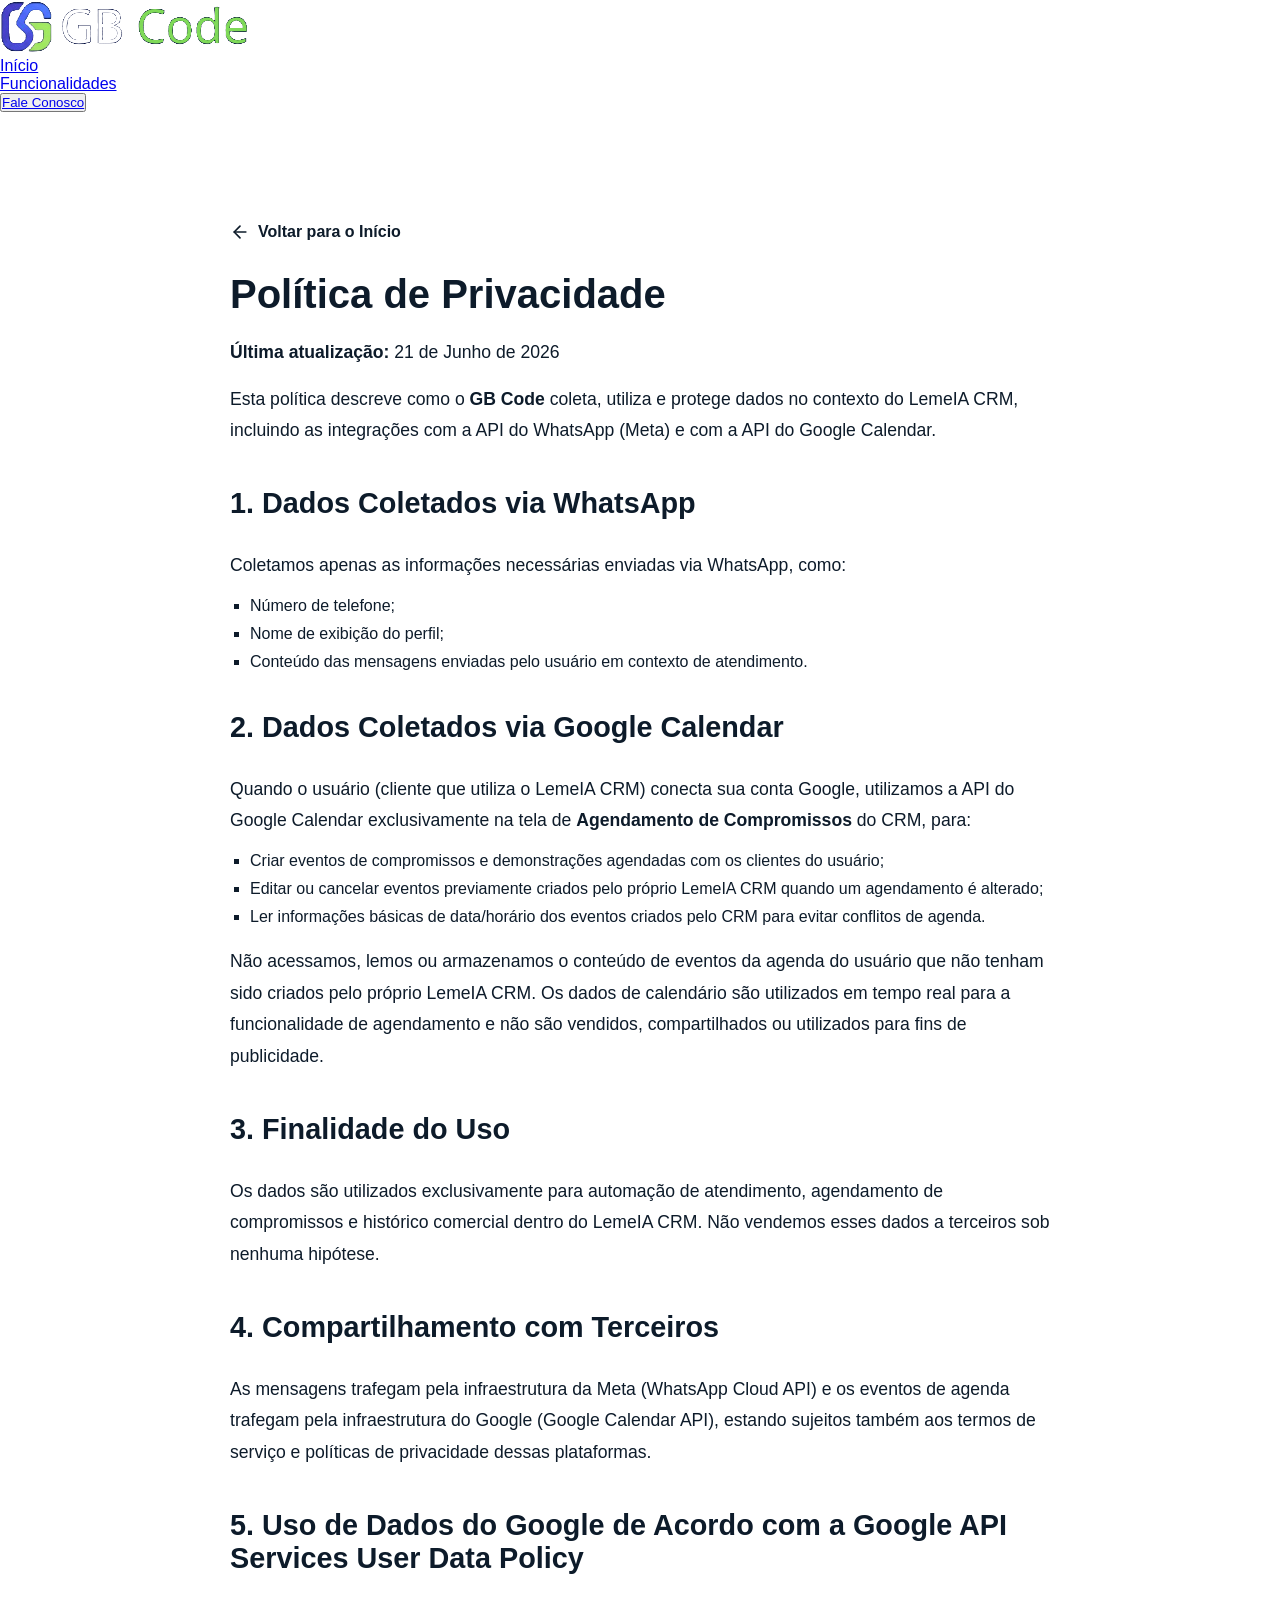
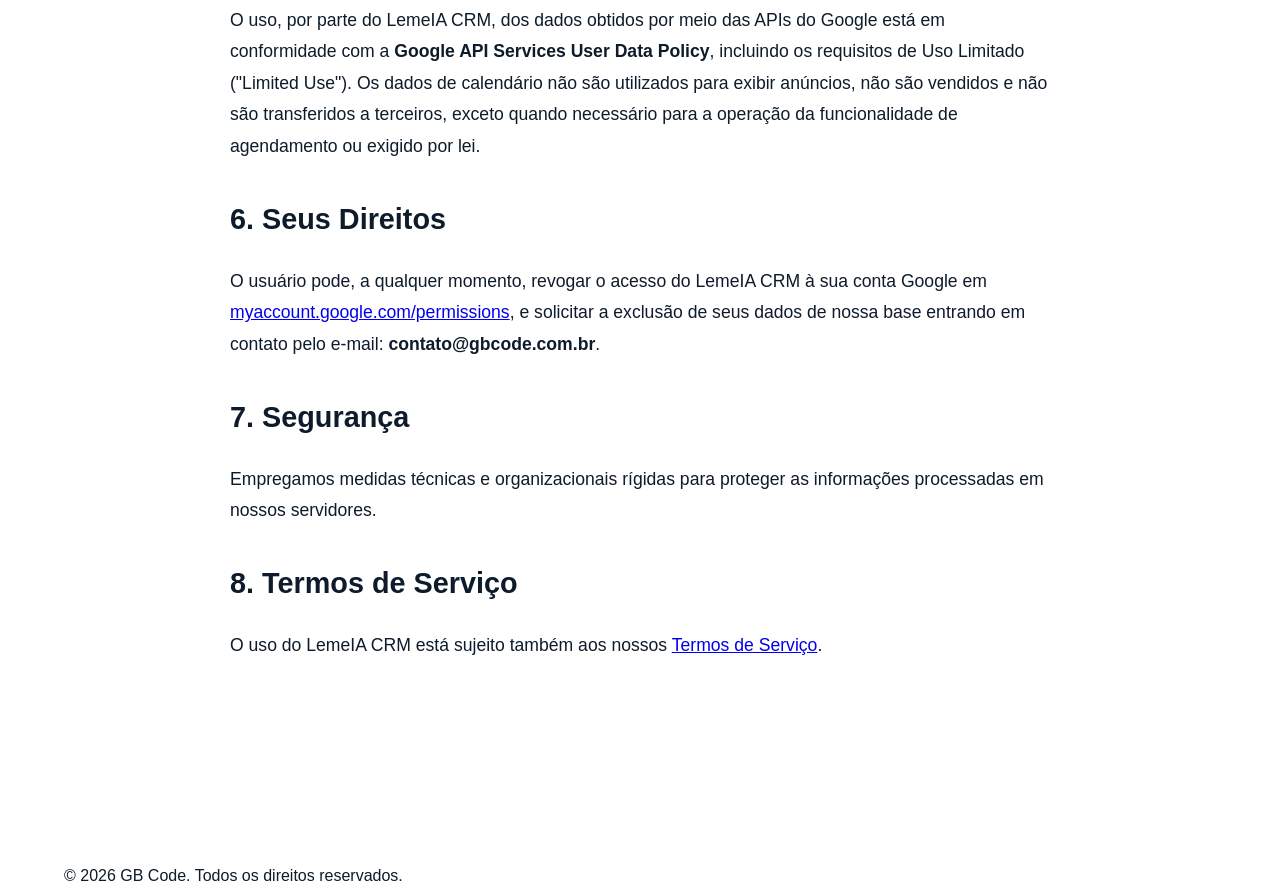
<file: politica-de-privacidade.html>
<!DOCTYPE html>
<html lang="pt-BR">

<head>
    <meta charset="UTF-8">
    <meta name="viewport" content="width=device-width, initial-scale=1.0">
    <title>Política de Privacidade - LemeIA CRM</title>
    <link rel="stylesheet" href="./src/css/geral.css">
    <link rel="icon" type="image/png" href="./src/img/favicon.ico">
    <style>
        .privacy-content {
            background: var(--cor-bg-secundario);
            border: 1px solid var(--glass-border);
            border-radius: 16px;
            padding: 50px 40px;
            margin: 60px auto 100px;
            max-width: 900px;
            box-shadow: var(--glass-shadow);
        }
        
        .privacy-content h1 {
            color: var(--cor-primaria-verde);
            font-family: var(--fonte-titulos);
            margin-bottom: 20px;
            font-size: 2.5em;
        }

        .privacy-content h2 {
            color: var(--cor-primaria-azul);
            font-family: var(--fonte-titulos);
            border-bottom: 1px solid var(--glass-border);
            padding-bottom: 10px;
            margin-top: 40px;
            margin-bottom: 20px;
            font-size: 1.8em;
        }

        .privacy-content p {
            color: var(--color-text-light);
            line-height: 1.8;
            margin-bottom: 15px;
            font-size: 1.1em;
        }

        .privacy-content ul {
            margin-bottom: 20px;
            padding-left: 20px;
        }

        .privacy-content li {
            color: var(--cor-texto);
            margin-bottom: 10px;
            list-style-type: square;
        }

        .privacy-content li::marker {
            color: var(--cor-primaria-verde);
        }

        .privacy-content strong {
            color: var(--cor-texto);
            font-weight: 700;
        }
        
        .back-link {
            display: inline-flex;
            align-items: center;
            margin-bottom: 30px;
            color: var(--cor-primaria-azul);
            font-weight: 600;
            text-decoration: none;
            transition: all 0.3s;
        }
        
        .back-link:hover {
            color: var(--cor-primaria-verde);
            text-shadow: var(--glow-green);
            transform: translateX(-5px);
        }
        
        .back-link svg {
            margin-right: 8px;
        }
    </style>
</head>

<body>
    <nav id="nav-menu">
        <div id="logo">
            <a href="index.html">
                <img src="./src/img/logo-gbcode1.png" alt="Logo GB Code">
            </a>
        </div>
        <div class="nav-links">
            <ul>
                <li><a href="index.html">Início</a></li>
                <li><a href="index.html#funcionalidades">Funcionalidades</a></li>
                <li><button id="talk-us"><a
                            href="https://wa.me/554195593032?text=Ol%C3%A1,%20gostaria%20de%20saber%20mais%20sobre%20o%20LemeIA%20CRM."
                            target="_blank">Fale Conosco</a></button></li>
            </ul>
        </div>
    </nav>

    <div class="container">
        <div class="privacy-content">
            <a href="index.html" class="back-link">
                <svg xmlns="http://www.w3.org/2000/svg" width="20" height="20" viewBox="0 0 24 24" fill="none" stroke="currentColor" stroke-width="2" stroke-linecap="round" stroke-linejoin="round" class="lucide lucide-arrow-left">
                    <path d="m12 19-7-7 7-7"/>
                    <path d="M19 12H5"/>
                </svg>
                Voltar para o Início
            </a>
            
            <h1>Política de Privacidade</h1>
            <p><strong>Última atualização:</strong> 21 de Junho de 2026</p>

            <p>Esta política descreve como o <strong>GB Code</strong> coleta, utiliza e protege dados no contexto do
                LemeIA CRM, incluindo as integrações com a API do WhatsApp (Meta) e com a API do Google Calendar.</p>

            <h2>1. Dados Coletados via WhatsApp</h2>
            <p>Coletamos apenas as informações necessárias enviadas via WhatsApp, como:</p>
            <ul>
                <li>Número de telefone;</li>
                <li>Nome de exibição do perfil;</li>
                <li>Conteúdo das mensagens enviadas pelo usuário em contexto de atendimento.</li>
            </ul>

            <h2>2. Dados Coletados via Google Calendar</h2>
            <p>Quando o usuário (cliente que utiliza o LemeIA CRM) conecta sua conta Google, utilizamos a API do Google
                Calendar exclusivamente na tela de <strong>Agendamento de Compromissos</strong> do CRM, para:</p>
            <ul>
                <li>Criar eventos de compromissos e demonstrações agendadas com os clientes do usuário;</li>
                <li>Editar ou cancelar eventos previamente criados pelo próprio LemeIA CRM quando um agendamento é alterado;</li>
                <li>Ler informações básicas de data/horário dos eventos criados pelo CRM para evitar conflitos de agenda.</li>
            </ul>
            <p>Não acessamos, lemos ou armazenamos o conteúdo de eventos da agenda do usuário que não tenham sido criados
                pelo próprio LemeIA CRM. Os dados de calendário são utilizados em tempo real para a funcionalidade de
                agendamento e não são vendidos, compartilhados ou utilizados para fins de publicidade.</p>

            <h2>3. Finalidade do Uso</h2>
            <p>Os dados são utilizados exclusivamente para automação de atendimento, agendamento de compromissos e
                histórico comercial dentro do LemeIA CRM. Não vendemos esses dados a terceiros sob nenhuma hipótese.</p>

            <h2>4. Compartilhamento com Terceiros</h2>
            <p>As mensagens trafegam pela infraestrutura da Meta (WhatsApp Cloud API) e os eventos de agenda trafegam
                pela infraestrutura do Google (Google Calendar API), estando sujeitos também aos termos de serviço e
                políticas de privacidade dessas plataformas.</p>

            <h2>5. Uso de Dados do Google de Acordo com a Google API Services User Data Policy</h2>
            <p>O uso, por parte do LemeIA CRM, dos dados obtidos por meio das APIs do Google está em conformidade com a
                <strong>Google API Services User Data Policy</strong>, incluindo os requisitos de Uso Limitado
                ("Limited Use"). Os dados de calendário não são utilizados para exibir anúncios, não são vendidos e não
                são transferidos a terceiros, exceto quando necessário para a operação da funcionalidade de
                agendamento ou exigido por lei.</p>

            <h2>6. Seus Direitos</h2>
            <p>O usuário pode, a qualquer momento, revogar o acesso do LemeIA CRM à sua conta Google em
                <a href="https://myaccount.google.com/permissions" target="_blank" rel="noopener noreferrer">myaccount.google.com/permissions</a>,
                e solicitar a exclusão de seus dados de nossa base entrando em contato pelo e-mail:
                <strong>contato@gbcode.com.br</strong>.</p>

            <h2>7. Segurança</h2>
            <p>Empregamos medidas técnicas e organizacionais rígidas para proteger as informações processadas em nossos servidores.</p>

            <h2>8. Termos de Serviço</h2>
            <p>O uso do LemeIA CRM está sujeito também aos nossos
                <a href="termos-de-servico.html">Termos de Serviço</a>.</p>
        </div>
    </div>

    <footer class="main-footer" style="padding-top: 40px;">
        <div class="footer-base" style="margin-top: 0;">
            <div class="container">
                <p>&copy; <span id="current-year"></span> GB Code. Todos os direitos reservados.</p>
            </div>
        </div>
    </footer>

    <script>
        document.getElementById('current-year').textContent = new Date().getFullYear();
    </script>
</body>

</html>
</file>
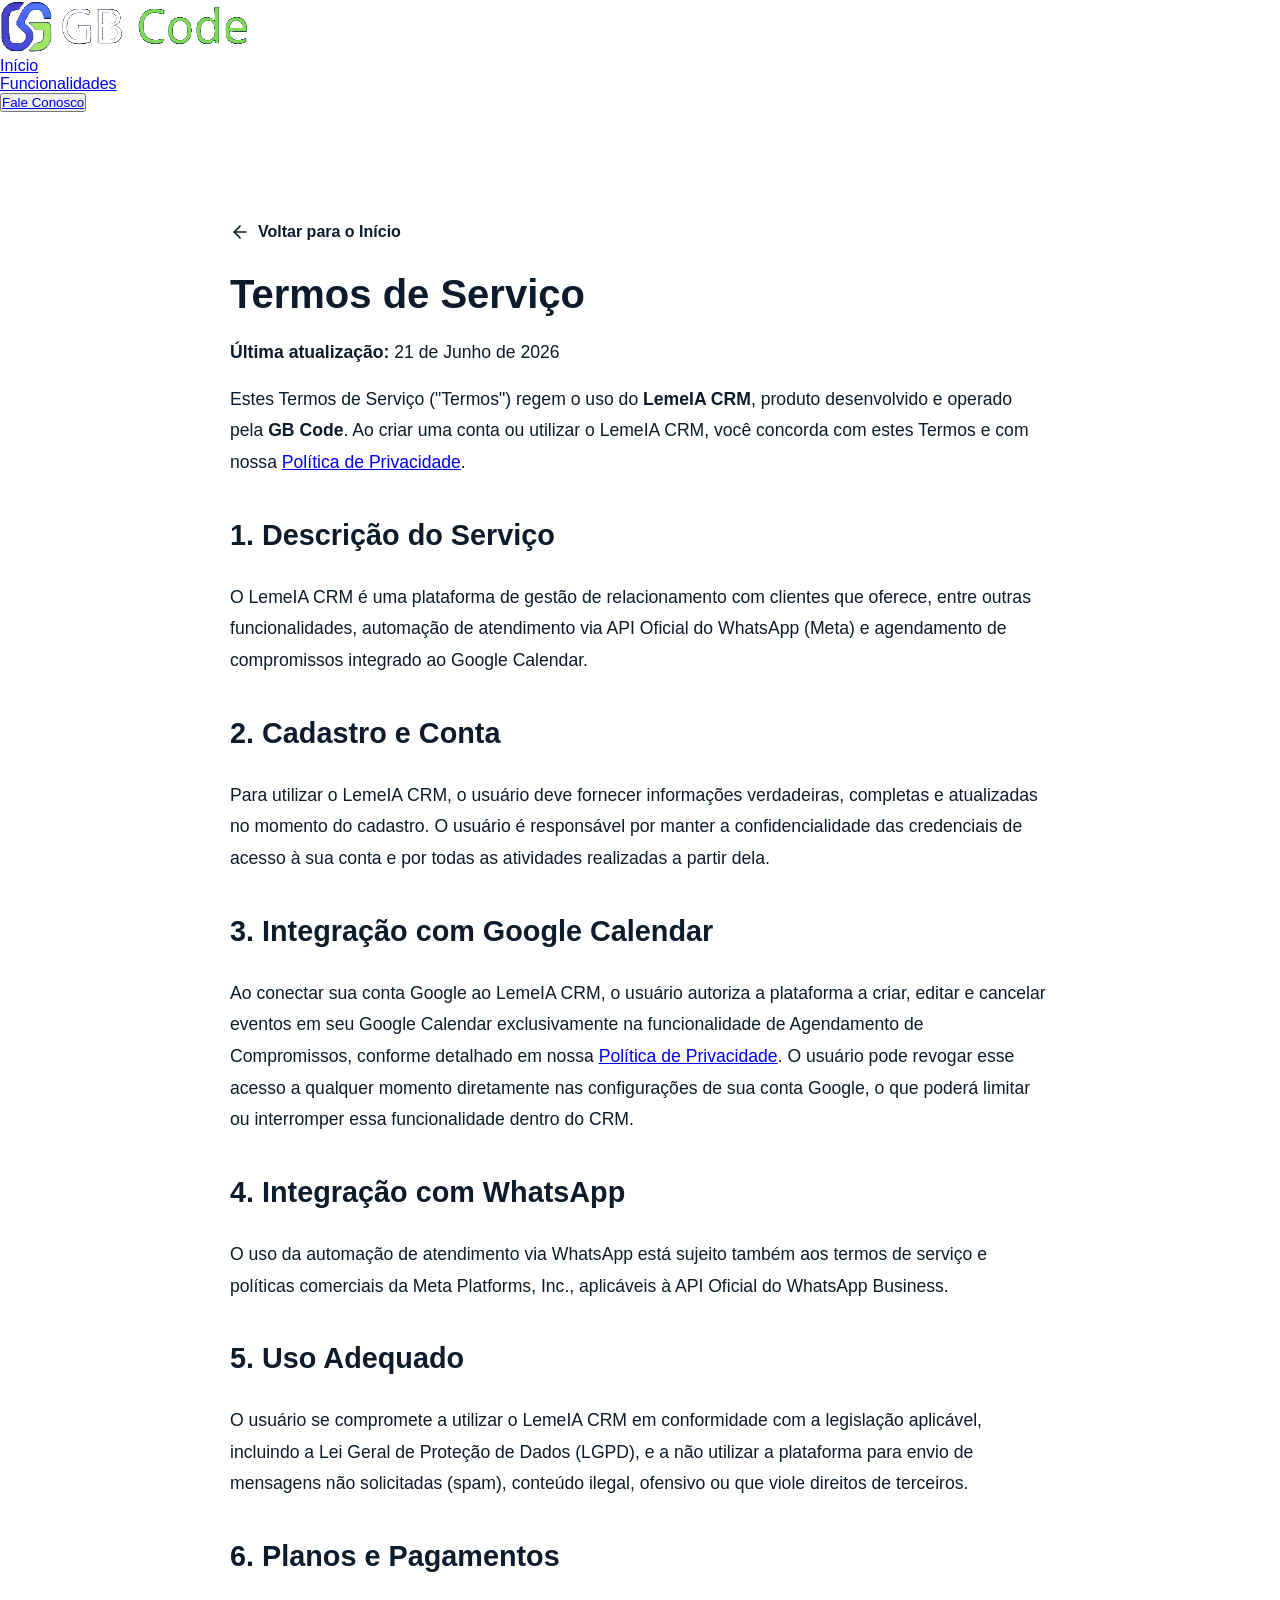
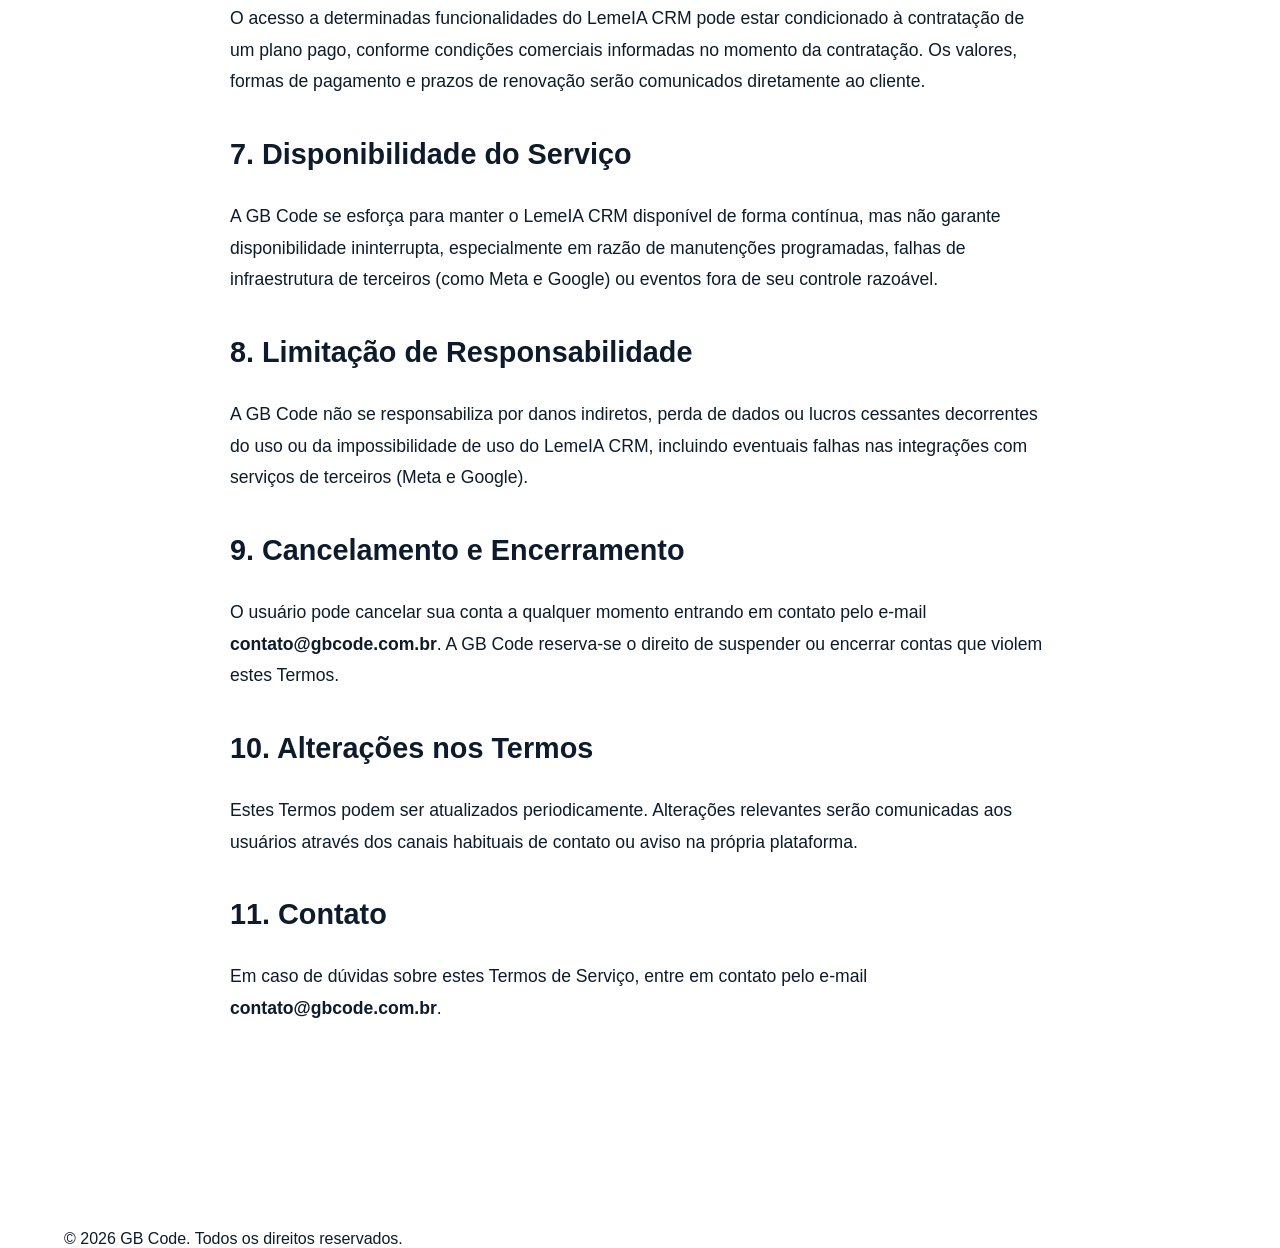
<file: termos-de-servico.html>
<!DOCTYPE html>
<html lang="pt-BR">

<head>
    <meta charset="UTF-8">
    <meta name="viewport" content="width=device-width, initial-scale=1.0">
    <title>Termos de Serviço - LemeIA CRM</title>
    <link rel="stylesheet" href="./src/css/geral.css">
    <link rel="icon" type="image/png" href="./src/img/favicon.ico">
    <style>
        .privacy-content {
            background: var(--cor-bg-secundario);
            border: 1px solid var(--glass-border);
            border-radius: 16px;
            padding: 50px 40px;
            margin: 60px auto 100px;
            max-width: 900px;
            box-shadow: var(--glass-shadow);
        }

        .privacy-content h1 {
            color: var(--cor-primaria-verde);
            font-family: var(--fonte-titulos);
            margin-bottom: 20px;
            font-size: 2.5em;
        }

        .privacy-content h2 {
            color: var(--cor-primaria-azul);
            font-family: var(--fonte-titulos);
            border-bottom: 1px solid var(--glass-border);
            padding-bottom: 10px;
            margin-top: 40px;
            margin-bottom: 20px;
            font-size: 1.8em;
        }

        .privacy-content p {
            color: var(--color-text-light);
            line-height: 1.8;
            margin-bottom: 15px;
            font-size: 1.1em;
        }

        .privacy-content ul {
            margin-bottom: 20px;
            padding-left: 20px;
        }

        .privacy-content li {
            color: var(--cor-texto);
            margin-bottom: 10px;
            list-style-type: square;
        }

        .privacy-content li::marker {
            color: var(--cor-primaria-verde);
        }

        .privacy-content strong {
            color: var(--cor-texto);
            font-weight: 700;
        }

        .back-link {
            display: inline-flex;
            align-items: center;
            margin-bottom: 30px;
            color: var(--cor-primaria-azul);
            font-weight: 600;
            text-decoration: none;
            transition: all 0.3s;
        }

        .back-link:hover {
            color: var(--cor-primaria-verde);
            text-shadow: var(--glow-green);
            transform: translateX(-5px);
        }

        .back-link svg {
            margin-right: 8px;
        }
    </style>
</head>

<body>
    <nav id="nav-menu">
        <div id="logo">
            <a href="index.html">
                <img src="./src/img/logo-gbcode1.png" alt="Logo GB Code">
            </a>
        </div>
        <div class="nav-links">
            <ul>
                <li><a href="index.html">Início</a></li>
                <li><a href="index.html#funcionalidades">Funcionalidades</a></li>
                <li><button id="talk-us"><a
                            href="https://wa.me/554195593032?text=Ol%C3%A1,%20gostaria%20de%20saber%20mais%20sobre%20o%20LemeIA%20CRM."
                            target="_blank">Fale Conosco</a></button></li>
            </ul>
        </div>
    </nav>

    <div class="container">
        <div class="privacy-content">
            <a href="index.html" class="back-link">
                <svg xmlns="http://www.w3.org/2000/svg" width="20" height="20" viewBox="0 0 24 24" fill="none" stroke="currentColor" stroke-width="2" stroke-linecap="round" stroke-linejoin="round" class="lucide lucide-arrow-left">
                    <path d="m12 19-7-7 7-7"/>
                    <path d="M19 12H5"/>
                </svg>
                Voltar para o Início
            </a>

            <h1>Termos de Serviço</h1>
            <p><strong>Última atualização:</strong> 21 de Junho de 2026</p>

            <p>Estes Termos de Serviço ("Termos") regem o uso do <strong>LemeIA CRM</strong>, produto desenvolvido e
                operado pela <strong>GB Code</strong>. Ao criar uma conta ou utilizar o LemeIA CRM, você concorda com
                estes Termos e com nossa <a href="politica-de-privacidade.html">Política de Privacidade</a>.</p>

            <h2>1. Descrição do Serviço</h2>
            <p>O LemeIA CRM é uma plataforma de gestão de relacionamento com clientes que oferece, entre outras
                funcionalidades, automação de atendimento via API Oficial do WhatsApp (Meta) e agendamento de
                compromissos integrado ao Google Calendar.</p>

            <h2>2. Cadastro e Conta</h2>
            <p>Para utilizar o LemeIA CRM, o usuário deve fornecer informações verdadeiras, completas e atualizadas no
                momento do cadastro. O usuário é responsável por manter a confidencialidade das credenciais de acesso
                à sua conta e por todas as atividades realizadas a partir dela.</p>

            <h2>3. Integração com Google Calendar</h2>
            <p>Ao conectar sua conta Google ao LemeIA CRM, o usuário autoriza a plataforma a criar, editar e cancelar
                eventos em seu Google Calendar exclusivamente na funcionalidade de Agendamento de Compromissos,
                conforme detalhado em nossa <a href="politica-de-privacidade.html">Política de Privacidade</a>. O
                usuário pode revogar esse acesso a qualquer momento diretamente nas configurações de sua conta
                Google, o que poderá limitar ou interromper essa funcionalidade dentro do CRM.</p>

            <h2>4. Integração com WhatsApp</h2>
            <p>O uso da automação de atendimento via WhatsApp está sujeito também aos termos de serviço e políticas
                comerciais da Meta Platforms, Inc., aplicáveis à API Oficial do WhatsApp Business.</p>

            <h2>5. Uso Adequado</h2>
            <p>O usuário se compromete a utilizar o LemeIA CRM em conformidade com a legislação aplicável, incluindo a
                Lei Geral de Proteção de Dados (LGPD), e a não utilizar a plataforma para envio de mensagens não
                solicitadas (spam), conteúdo ilegal, ofensivo ou que viole direitos de terceiros.</p>

            <h2>6. Planos e Pagamentos</h2>
            <p>O acesso a determinadas funcionalidades do LemeIA CRM pode estar condicionado à contratação de um
                plano pago, conforme condições comerciais informadas no momento da contratação. Os valores, formas de
                pagamento e prazos de renovação serão comunicados diretamente ao cliente.</p>

            <h2>7. Disponibilidade do Serviço</h2>
            <p>A GB Code se esforça para manter o LemeIA CRM disponível de forma contínua, mas não garante
                disponibilidade ininterrupta, especialmente em razão de manutenções programadas, falhas de
                infraestrutura de terceiros (como Meta e Google) ou eventos fora de seu controle razoável.</p>

            <h2>8. Limitação de Responsabilidade</h2>
            <p>A GB Code não se responsabiliza por danos indiretos, perda de dados ou lucros cessantes decorrentes do
                uso ou da impossibilidade de uso do LemeIA CRM, incluindo eventuais falhas nas integrações com
                serviços de terceiros (Meta e Google).</p>

            <h2>9. Cancelamento e Encerramento</h2>
            <p>O usuário pode cancelar sua conta a qualquer momento entrando em contato pelo e-mail
                <strong>contato@gbcode.com.br</strong>. A GB Code reserva-se o direito de suspender ou encerrar
                contas que violem estes Termos.</p>

            <h2>10. Alterações nos Termos</h2>
            <p>Estes Termos podem ser atualizados periodicamente. Alterações relevantes serão comunicadas aos
                usuários através dos canais habituais de contato ou aviso na própria plataforma.</p>

            <h2>11. Contato</h2>
            <p>Em caso de dúvidas sobre estes Termos de Serviço, entre em contato pelo e-mail
                <strong>contato@gbcode.com.br</strong>.</p>
        </div>
    </div>

    <footer class="main-footer" style="padding-top: 40px;">
        <div class="footer-base" style="margin-top: 0;">
            <div class="container">
                <p>&copy; <span id="current-year"></span> GB Code. Todos os direitos reservados.</p>
            </div>
        </div>
    </footer>

    <script>
        document.getElementById('current-year').textContent = new Date().getFullYear();
    </script>
</body>

</html>
</file>
<file: src/css/geral.css>
* {
    margin: 0;
    padding: 0;
    box-sizing: border-box;
}

html {
    scroll-behavior: smooth;
    overflow-x: clip;
}

:root {
    --color-primary: #1974fc;
    --color-secondary: #062d63;
    --color-bg: #ffffff;
    --color-bg-soft: #f7f9fc;
    --color-text: #0d1b2a;
    --color-text-muted: #5a6a7e;
    --color-border: #e2e8f0;
    --font-body: 'Inter', sans-serif;
    --font-heading: 'Outfit', sans-serif;

    /* Mockup light theme */
    --mock-bg: #ffffff;
    --mock-surface: #f8fafc;
    --mock-surface-2: #f1f5f9;
    --mock-border: #e2e8f0;
    --mock-text: #0f172a;
    --mock-text-muted: #64748b;
    --mock-accent: #1974fc;
    --mock-cyan: #062d63;
    --mock-green: #059669;
    --mock-orange: #d97706;
    --mock-red: #ef4444;
    --mock-purple: #8b5cf6;
}

body {
    font-family: var(--font-body);
    background-color: var(--color-bg);
    color: var(--color-text);
    overflow-x: clip;
    max-width: 100vw;
    -webkit-font-smoothing: antialiased;
}

.container {
    max-width: 1200px;
    margin: 0 auto;
    padding: 0 24px;
    width: 100%;
    box-sizing: border-box;
}

/* ============================================
   TOP BAR
   ============================================ */
.topbar {
    background: linear-gradient(90deg, var(--color-secondary) 0%, #0a3d7a 50%, var(--color-secondary) 100%);
    color: #ffffff;
    font-size: 13px;
    font-weight: 500;
    letter-spacing: 0.02em;
    padding: 9px 0;
    overflow: hidden;
}

.topbar-inner {
    display: flex;
    align-items: center;
    justify-content: center;
    gap: 16px;
    max-width: 1200px;
    margin: 0 auto;
    padding: 0 24px;
    flex-wrap: wrap;
}

.topbar-meta {
    display: inline-flex;
    align-items: center;
    gap: 8px;
    font-weight: 700;
}

.topbar-meta-logo {
    height: 16px;
    width: auto;
    filter: brightness(0) invert(1);
}

.topbar-dot {
    width: 4px;
    height: 4px;
    border-radius: 50%;
    background: rgba(255, 255, 255, 0.35);
    flex-shrink: 0;
}

/* ============================================
   HEADER / NAVBAR
   ============================================ */
.header {
    position: sticky;
    top: 0;
    z-index: 1000;
    background: rgba(255, 255, 255, 0.92);
    backdrop-filter: blur(14px);
    -webkit-backdrop-filter: blur(14px);
    border-bottom: 1px solid var(--color-border);
    height: 72px;
    display: flex;
    align-items: center;
}

.header .container {
    display: flex;
    align-items: center;
    justify-content: space-between;
    width: 100%;
}

.header-logo {
    display: flex;
    align-items: center;
    text-decoration: none;
    flex-shrink: 0;
}

.header-logo .logo-img {
    height: 38px;
    width: auto;
}

.header-nav {
    display: flex;
    align-items: center;
    gap: 32px;
}

.header-nav a {
    text-decoration: none;
    color: var(--color-text);
    font-size: 15px;
    font-weight: 500;
    transition: color 0.2s;
    white-space: nowrap;
}

.header-nav a:hover {
    color: var(--color-primary);
}

.header-actions {
    display: flex;
    align-items: center;
    gap: 12px;
    flex-shrink: 0;
}

.btn-signin {
    text-decoration: none;
    color: var(--color-text);
    font-size: 14px;
    font-weight: 500;
    padding: 8px 18px;
    border-radius: 8px;
    border: 1px solid var(--color-border);
    transition: all 0.2s;
    background: transparent;
    cursor: pointer;
    white-space: nowrap;
}

.btn-signin:hover {
    border-color: var(--color-text);
    background: var(--color-bg-soft);
}

.btn-cta {
    display: inline-flex;
    align-items: center;
    text-decoration: none;
    font-size: 14px;
    font-weight: 600;
    padding: 10px 22px;
    border-radius: 8px;
    background: var(--color-secondary);
    color: #ffffff;
    border: none;
    cursor: pointer;
    transition: all 0.2s;
    white-space: nowrap;
}

.btn-cta:hover {
    background: var(--color-primary);
    color: #ffffff;
    transform: translateY(-1px);
    box-shadow: 0 4px 12px rgba(25, 116, 252, 0.3);
}

.menu-toggle {
    display: none;
    background: none;
    border: none;
    cursor: pointer;
    padding: 8px;
    z-index: 1100;
}

.menu-toggle .bar {
    display: block;
    width: 22px;
    height: 2px;
    margin: 5px 0;
    background-color: var(--color-text);
    transition: all 0.3s ease;
    border-radius: 2px;
}

/* ============================================
   HERO SECTION
   ============================================ */
.hero {
    padding: 80px 0 100px;
    position: relative;
    overflow: hidden;
    background: linear-gradient(180deg, #ffffff 0%, #f0f4ff 100%);
}

.hero::before {
    content: '';
    position: absolute;
    top: -200px;
    right: 0;
    width: 600px;
    height: 600px;
    background: radial-gradient(circle, rgba(25, 116, 252, 0.05) 0%, transparent 70%);
    pointer-events: none;
}

.hero-center {
    text-align: center;
    max-width: 720px;
    margin: 0 auto 60px;
}

.hero-badge {
    display: inline-flex;
    align-items: center;
    gap: 8px;
    padding: 6px 16px;
    background: rgba(25, 116, 252, 0.08);
    border: 1px solid rgba(25, 116, 252, 0.15);
    border-radius: 100px;
    font-size: 13px;
    font-weight: 600;
    color: var(--color-primary);
    margin-bottom: 28px;
}

.badge-dot {
    width: 6px;
    height: 6px;
    background: var(--color-primary);
    border-radius: 50%;
    animation: pulse-dot 2s ease-in-out infinite;
}

@keyframes pulse-dot {
    0%, 100% { opacity: 1; }
    50% { opacity: 0.4; }
}

.hero-center h1 {
    font-family: var(--font-heading);
    font-size: 3.8rem;
    font-weight: 800;
    line-height: 1.08;
    color: var(--color-secondary);
    margin-bottom: 24px;
    letter-spacing: -0.03em;
}

.hero-center h1 .highlight {
    color: var(--color-primary);
}

.hero-subtitle {
    font-size: 1.2rem;
    line-height: 1.7;
    color: var(--color-text-muted);
    margin-bottom: 36px;
    max-width: 560px;
    margin-left: auto;
    margin-right: auto;
}

.hero-buttons {
    display: flex;
    align-items: center;
    justify-content: center;
    gap: 14px;
    flex-wrap: wrap;
}

.btn-hero-primary {
    display: inline-flex;
    align-items: center;
    gap: 8px;
    text-decoration: none;
    font-size: 15px;
    font-weight: 600;
    padding: 14px 28px;
    border-radius: 10px;
    background: var(--color-primary);
    color: #ffffff;
    transition: all 0.25s;
    border: none;
    cursor: pointer;
}

.btn-hero-primary:hover {
    background: var(--color-secondary);
    color: #ffffff;
    transform: translateY(-2px);
    box-shadow: 0 8px 24px rgba(6, 45, 99, 0.25);
}

.btn-hero-secondary {
    display: inline-flex;
    align-items: center;
    text-decoration: none;
    font-size: 15px;
    font-weight: 500;
    padding: 14px 28px;
    border-radius: 10px;
    background: transparent;
    color: var(--color-text);
    border: 1px solid var(--color-border);
    transition: all 0.25s;
    cursor: pointer;
}

.btn-hero-secondary:hover {
    border-color: var(--color-primary);
    color: var(--color-primary);
    background: rgba(25, 116, 252, 0.04);
    transform: translateY(-2px);
}

/* ============================================
   SHOWCASE (Mockup Window + Tabs)
   ============================================ */
.showcase {
    max-width: 1100px;
    margin: 0 auto;
    position: relative;
}

.showcase-window {
    background: var(--mock-bg);
    border-radius: 0 0 16px 16px;
    border: 1px solid var(--color-border);
    border-top: none;
    overflow: hidden;
    height: 480px;
    position: relative;
    box-shadow:
        0 1px 2px rgba(0,0,0,0.04),
        0 20px 60px rgba(6,45,99,0.08),
        0 40px 80px rgba(6,45,99,0.04);
}

.mockup-screen {
    position: absolute;
    inset: 0;
    opacity: 0;
    transform: translateY(8px);
    transition: opacity 0.4s ease, transform 0.4s ease;
    pointer-events: none;
}

.mockup-screen.active {
    opacity: 1;
    transform: translateY(0);
    pointer-events: auto;
}

/* Showcase Tabs */
.showcase-tabs {
    display: flex;
    justify-content: center;
    background: var(--color-bg-soft);
    border-radius: 16px 16px 0 0;
    border: 1px solid var(--color-border);
    border-bottom: none;
    padding: 6px 6px 0;
    gap: 4px;
}

.showcase-tab {
    display: flex;
    align-items: center;
    gap: 8px;
    padding: 12px 24px;
    background: transparent;
    border: none;
    border-radius: 10px 10px 0 0;
    color: var(--color-text-muted);
    font-size: 14px;
    font-weight: 500;
    font-family: var(--font-body);
    cursor: pointer;
    transition: all 0.2s;
    white-space: nowrap;
    position: relative;
}

.showcase-tab:hover {
    color: var(--color-text);
}

.showcase-tab.active {
    color: var(--color-primary);
    background: var(--mock-bg);
    font-weight: 600;
}

.showcase-tab svg {
    flex-shrink: 0;
}

/* ============================================
   MOCK APP LAYOUT
   ============================================ */
.mock-app {
    display: flex;
    height: 100%;
    font-family: var(--font-body);
}

/* Mini sidebar */
.mock-sidebar-mini {
    width: 48px;
    background: var(--mock-surface);
    border-right: 1px solid var(--mock-border);
    display: flex;
    flex-direction: column;
    align-items: center;
    padding-top: 16px;
    gap: 8px;
    flex-shrink: 0;
}

.mock-sidebar-icon {
    width: 32px;
    height: 32px;
    border-radius: 8px;
    display: flex;
    align-items: center;
    justify-content: center;
    color: var(--mock-text-muted);
    transition: all 0.2s;
    cursor: pointer;
}

.mock-sidebar-icon.active {
    background: rgba(25, 116, 252, 0.1);
    color: var(--mock-accent);
}

/* ============================================
   MOCK: CHAT
   ============================================ */
.mock-chat-list {
    width: 260px;
    background: var(--mock-surface);
    border-right: 1px solid var(--mock-border);
    overflow: hidden;
    flex-shrink: 0;
}

.mock-chat-search {
    padding: 12px;
    border-bottom: 1px solid var(--mock-border);
}

.mock-search-input {
    background: var(--mock-bg);
    border: 1px solid var(--mock-border);
    border-radius: 8px;
    padding: 8px 12px;
    font-size: 12px;
    color: var(--mock-text-muted);
}

.mock-chat-item {
    display: flex;
    align-items: center;
    gap: 10px;
    padding: 12px;
    border-bottom: 1px solid var(--mock-border);
    cursor: pointer;
    transition: background 0.15s;
}

.mock-chat-item:hover {
    background: rgba(25, 116, 252, 0.03);
}

.mock-chat-item.active {
    background: rgba(25, 116, 252, 0.06);
    border-left: 2px solid var(--mock-accent);
}

.mock-avatar {
    width: 36px;
    height: 36px;
    border-radius: 50%;
    display: flex;
    align-items: center;
    justify-content: center;
    font-size: 11px;
    font-weight: 700;
    color: #fff;
    flex-shrink: 0;
}

.mock-avatar-sm {
    width: 28px;
    height: 28px;
    border-radius: 50%;
    display: flex;
    align-items: center;
    justify-content: center;
    font-size: 9px;
    font-weight: 700;
    color: #fff;
    flex-shrink: 0;
}

.mock-chat-info {
    flex: 1;
    min-width: 0;
}

.mock-chat-name {
    font-size: 12px;
    font-weight: 600;
    color: var(--mock-text);
    margin-bottom: 2px;
    display: flex;
    align-items: center;
    gap: 6px;
}

.mock-badge-wa {
    font-size: 9px;
    background: rgba(37, 211, 102, 0.15);
    color: #25d366;
    padding: 1px 6px;
    border-radius: 4px;
    font-weight: 600;
}

.mock-badge-ig {
    font-size: 9px;
    background: rgba(236, 72, 153, 0.15);
    color: #ec4899;
    padding: 1px 6px;
    border-radius: 4px;
    font-weight: 600;
}

.mock-chat-last {
    font-size: 11px;
    color: var(--mock-text-muted);
    white-space: nowrap;
    overflow: hidden;
    text-overflow: ellipsis;
}

.mock-chat-meta {
    display: flex;
    flex-direction: column;
    align-items: flex-end;
    gap: 4px;
    flex-shrink: 0;
}

.mock-time {
    font-size: 10px;
    color: var(--mock-text-muted);
}

.mock-unread {
    width: 18px;
    height: 18px;
    border-radius: 50%;
    background: var(--mock-accent);
    color: #fff;
    font-size: 10px;
    font-weight: 700;
    display: flex;
    align-items: center;
    justify-content: center;
}

/* Chat window */
.mock-chat-window {
    flex: 1;
    display: flex;
    flex-direction: column;
    background: var(--mock-bg);
}

.mock-chat-header-bar {
    display: flex;
    align-items: center;
    gap: 10px;
    padding: 12px 16px;
    border-bottom: 1px solid var(--mock-border);
    background: var(--mock-surface);
}

.mock-contact-name {
    font-size: 13px;
    font-weight: 600;
    color: var(--mock-text);
}

.mock-contact-status {
    font-size: 10px;
    color: var(--mock-green);
}

.mock-messages {
    flex: 1;
    padding: 16px;
    display: flex;
    flex-direction: column;
    gap: 10px;
    overflow: hidden;
}

.mock-msg {
    max-width: 70%;
    padding: 10px 14px;
    border-radius: 12px;
    font-size: 12px;
    line-height: 1.5;
    position: relative;
    animation: msgFadeIn 0.5s ease both;
}

.mock-msg p {
    margin: 0;
}

.mock-msg.received {
    background: var(--mock-surface-2);
    color: var(--mock-text);
    align-self: flex-start;
    border-bottom-left-radius: 4px;
}

.mock-msg.sent {
    background: var(--mock-accent);
    color: #ffffff;
    align-self: flex-end;
    border-bottom-right-radius: 4px;
}

.mock-msg.sent.ia {
    background: linear-gradient(135deg, var(--mock-purple), #6d28d9);
}

.mock-ia-tag {
    font-size: 9px;
    font-weight: 700;
    background: rgba(255,255,255,0.2);
    padding: 1px 6px;
    border-radius: 4px;
    display: inline-block;
    margin-bottom: 4px;
}

.mock-msg-time {
    font-size: 9px;
    opacity: 0.6;
    display: block;
    text-align: right;
    margin-top: 4px;
}

@keyframes msgFadeIn {
    from { opacity: 0; transform: translateY(6px); }
    to { opacity: 1; transform: translateY(0); }
}

.mock-msg:nth-child(1) { animation-delay: 0.1s; }
.mock-msg:nth-child(2) { animation-delay: 0.25s; }
.mock-msg:nth-child(3) { animation-delay: 0.4s; }
.mock-msg:nth-child(4) { animation-delay: 0.55s; }

.mock-chat-input {
    display: flex;
    align-items: center;
    gap: 8px;
    padding: 12px 16px;
    border-top: 1px solid var(--mock-border);
    background: var(--mock-surface);
}

.mock-input-box {
    flex: 1;
    background: var(--mock-bg);
    border: 1px solid var(--mock-border);
    border-radius: 8px;
    padding: 10px 14px;
    font-size: 12px;
    color: var(--mock-text-muted);
}

.mock-send-btn {
    width: 32px;
    height: 32px;
    border-radius: 8px;
    background: var(--mock-accent);
    display: flex;
    align-items: center;
    justify-content: center;
    color: #fff;
    flex-shrink: 0;
}

/* ============================================
   MOCK: PIPELINE
   ============================================ */
.mock-pipeline-content,
.mock-dashboard-content,
.mock-ia-content,
.mock-campaign-content {
    flex: 1;
    padding: 20px;
    overflow: hidden;
}

.mock-pipeline-header {
    display: flex;
    align-items: center;
    justify-content: space-between;
    margin-bottom: 20px;
}

.mock-page-title {
    font-size: 16px;
    font-weight: 700;
    color: var(--mock-text);
    font-family: var(--font-heading);
}

.mock-filters {
    display: flex;
    gap: 8px;
    align-items: center;
}

.mock-filter-chip {
    padding: 4px 12px;
    border-radius: 6px;
    font-size: 11px;
    font-weight: 500;
    color: var(--mock-text-muted);
    background: var(--mock-bg);
    border: 1px solid var(--mock-border);
}

.mock-filter-chip.active {
    background: rgba(25, 116, 252, 0.12);
    color: var(--mock-accent);
    border-color: rgba(25, 116, 252, 0.25);
}

.mock-filter-chip.active-green {
    background: rgba(5, 150, 105, 0.12);
    color: var(--mock-green);
    border-color: rgba(5, 150, 105, 0.25);
}

/* Kanban board */
.mock-kanban {
    display: flex;
    gap: 12px;
    height: calc(100% - 50px);
    overflow: hidden;
}

.mock-kanban-col {
    flex: 1;
    min-width: 0;
    display: flex;
    flex-direction: column;
    gap: 8px;
}

.mock-col-header {
    font-size: 11px;
    font-weight: 600;
    color: var(--mock-text-muted);
    padding: 8px 10px;
    background: var(--mock-surface);
    border-radius: 8px;
    display: flex;
    align-items: center;
    gap: 8px;
    text-transform: uppercase;
    letter-spacing: 0.04em;
}

.mock-col-dot {
    width: 8px;
    height: 8px;
    border-radius: 50%;
    flex-shrink: 0;
}

.mock-col-count {
    margin-left: auto;
    font-size: 10px;
    color: var(--mock-text-muted);
    background: var(--mock-bg);
    padding: 1px 6px;
    border-radius: 4px;
}

.mock-deal-card {
    background: var(--mock-surface);
    border: 1px solid var(--mock-border);
    border-radius: 10px;
    padding: 12px;
    transition: all 0.2s;
    animation: cardSlideIn 0.4s ease both;
}

.mock-deal-card.highlight-card {
    border-color: rgba(25, 116, 252, 0.25);
    box-shadow: 0 2px 8px rgba(25, 116, 252, 0.08);
}

.mock-deal-card.won {
    border-color: rgba(5, 150, 105, 0.3);
}

@keyframes cardSlideIn {
    from { opacity: 0; transform: translateY(10px); }
    to { opacity: 1; transform: translateY(0); }
}

.mock-deal-card:nth-child(2) { animation-delay: 0.1s; }
.mock-deal-card:nth-child(3) { animation-delay: 0.2s; }

.mock-deal-name {
    font-size: 12px;
    font-weight: 600;
    color: var(--mock-text);
    margin-bottom: 4px;
}

.mock-deal-value {
    font-size: 14px;
    font-weight: 700;
    color: var(--color-primary);
    margin-bottom: 8px;
    font-family: var(--font-heading);
}

.mock-deal-footer {
    display: flex;
    align-items: center;
    justify-content: space-between;
}

.mock-temp {
    font-size: 9px;
    font-weight: 600;
    padding: 2px 8px;
    border-radius: 4px;
}

.mock-temp.hot {
    background: rgba(239, 68, 68, 0.12);
    color: var(--mock-red);
}

.mock-temp.warm {
    background: rgba(217, 119, 6, 0.12);
    color: var(--mock-orange);
}

.mock-temp.won {
    background: rgba(5, 150, 105, 0.12);
    color: var(--mock-green);
}

.mock-deal-origin {
    font-size: 9px;
    color: var(--mock-text-muted);
}

/* ============================================
   MOCK: DASHBOARD
   ============================================ */
.mock-kpi-row {
    display: grid;
    grid-template-columns: repeat(4, 1fr);
    gap: 12px;
    margin-bottom: 16px;
}

.mock-kpi-card {
    background: var(--mock-surface);
    border: 1px solid var(--mock-border);
    border-radius: 10px;
    padding: 14px;
    animation: cardSlideIn 0.4s ease both;
}

.mock-kpi-card:nth-child(2) { animation-delay: 0.08s; }
.mock-kpi-card:nth-child(3) { animation-delay: 0.16s; }
.mock-kpi-card:nth-child(4) { animation-delay: 0.24s; }

.mock-kpi-label {
    font-size: 11px;
    color: var(--mock-text-muted);
    margin-bottom: 6px;
}

.mock-kpi-value {
    font-size: 22px;
    font-weight: 800;
    color: var(--mock-text);
    font-family: var(--font-heading);
    margin-bottom: 4px;
}

.mock-kpi-trend {
    font-size: 11px;
    font-weight: 600;
}

.mock-kpi-trend.up {
    color: var(--mock-green);
}

/* Charts row */
.mock-charts-row {
    display: grid;
    grid-template-columns: 1fr 1fr;
    gap: 12px;
}

.mock-chart-card {
    background: var(--mock-surface);
    border: 1px solid var(--mock-border);
    border-radius: 10px;
    padding: 16px;
}

.mock-chart-title {
    font-size: 12px;
    font-weight: 600;
    color: var(--mock-text);
    margin-bottom: 16px;
}

/* Funnel chart */
.mock-funnel {
    display: flex;
    flex-direction: column;
    gap: 8px;
}

.mock-funnel-bar {
    height: 32px;
    border-radius: 6px;
    display: flex;
    align-items: center;
    padding: 0 12px;
    font-size: 11px;
    font-weight: 600;
    color: #fff;
    animation: barGrow 0.6s ease both;
}

.mock-funnel-bar:nth-child(2) { animation-delay: 0.1s; }
.mock-funnel-bar:nth-child(3) { animation-delay: 0.2s; }
.mock-funnel-bar:nth-child(4) { animation-delay: 0.3s; }

@keyframes barGrow {
    from { transform: scaleX(0); transform-origin: left; }
    to { transform: scaleX(1); transform-origin: left; }
}

/* Bar chart */
.mock-bar-chart {
    display: flex;
    align-items: flex-end;
    gap: 6px;
    height: 130px;
    padding-top: 10px;
}

.mock-bar {
    flex: 1;
    background: var(--mock-accent);
    border-radius: 4px 4px 0 0;
    opacity: 0.35;
    animation: barRise 0.5s ease both;
    min-height: 4px;
}

.mock-bar.highlight-bar {
    opacity: 1;
    background: var(--color-primary);
    box-shadow: 0 2px 8px rgba(25, 116, 252, 0.2);
}

.mock-bar:nth-child(1) { animation-delay: 0.05s; }
.mock-bar:nth-child(2) { animation-delay: 0.1s; }
.mock-bar:nth-child(3) { animation-delay: 0.15s; }
.mock-bar:nth-child(4) { animation-delay: 0.2s; }
.mock-bar:nth-child(5) { animation-delay: 0.25s; }
.mock-bar:nth-child(6) { animation-delay: 0.3s; }
.mock-bar:nth-child(7) { animation-delay: 0.35s; }
.mock-bar:nth-child(8) { animation-delay: 0.4s; }
.mock-bar:nth-child(9) { animation-delay: 0.45s; }
.mock-bar:nth-child(10) { animation-delay: 0.5s; }
.mock-bar:nth-child(11) { animation-delay: 0.55s; }
.mock-bar:nth-child(12) { animation-delay: 0.6s; }

@keyframes barRise {
    from { transform: scaleY(0); transform-origin: bottom; }
    to { transform: scaleY(1); transform-origin: bottom; }
}

/* ============================================
   MOCK: IA
   ============================================ */
.mock-ia-grid {
    display: grid;
    grid-template-columns: 1fr 1fr;
    gap: 16px;
    height: calc(100% - 50px);
}

.mock-ia-config {
    display: flex;
    flex-direction: column;
    gap: 14px;
    overflow: hidden;
}

.mock-ia-section {
    animation: cardSlideIn 0.4s ease both;
}

.mock-ia-section:nth-child(2) { animation-delay: 0.1s; }
.mock-ia-section:nth-child(3) { animation-delay: 0.2s; }

.mock-ia-label {
    font-size: 11px;
    font-weight: 600;
    color: var(--mock-text-muted);
    margin-bottom: 6px;
    text-transform: uppercase;
    letter-spacing: 0.04em;
}

.mock-ia-input {
    background: var(--mock-bg);
    border: 1px solid var(--mock-border);
    border-radius: 8px;
    padding: 10px 14px;
    font-size: 12px;
    color: var(--mock-text);
}

.mock-ia-textarea {
    background: var(--mock-bg);
    border: 1px solid var(--mock-border);
    border-radius: 8px;
    padding: 12px 14px;
    font-size: 11px;
    color: var(--mock-text-muted);
    line-height: 1.6;
    max-height: 80px;
    overflow: hidden;
}

.mock-ia-rules {
    display: flex;
    flex-direction: column;
    gap: 8px;
}

.mock-rule {
    background: var(--mock-bg);
    border: 1px solid var(--mock-border);
    border-radius: 8px;
    padding: 8px 12px;
    font-size: 11px;
    color: var(--mock-text-muted);
    display: flex;
    align-items: center;
    gap: 6px;
    flex-wrap: wrap;
}

.mock-rule-badge {
    font-size: 9px;
    font-weight: 700;
    color: var(--mock-purple);
    background: rgba(139, 92, 246, 0.08);
    padding: 2px 8px;
    border-radius: 4px;
    text-transform: uppercase;
}

.mock-rule-arrow {
    color: var(--color-primary);
    font-weight: 700;
}

.mock-rule-action {
    color: var(--mock-text);
    font-weight: 600;
}

/* IA Preview */
.mock-ia-preview {
    background: var(--mock-surface);
    border: 1px solid var(--mock-border);
    border-radius: 10px;
    overflow: hidden;
    display: flex;
    flex-direction: column;
}

.mock-ia-preview-title {
    font-size: 11px;
    font-weight: 600;
    color: var(--mock-text-muted);
    padding: 12px 14px;
    border-bottom: 1px solid var(--mock-border);
    text-transform: uppercase;
    letter-spacing: 0.04em;
}

.mock-ia-chat {
    flex: 1;
    padding: 14px;
    display: flex;
    flex-direction: column;
    gap: 8px;
    overflow: hidden;
}

/* ============================================
   MOCK: CAMPANHAS
   ============================================ */
.mock-campaign-stats {
    display: grid;
    grid-template-columns: repeat(4, 1fr);
    gap: 10px;
    margin-bottom: 16px;
}

.mock-camp-stat {
    background: var(--mock-surface);
    border: 1px solid var(--mock-border);
    border-radius: 10px;
    padding: 12px;
    text-align: center;
    animation: cardSlideIn 0.4s ease both;
}

.mock-camp-stat:nth-child(2) { animation-delay: 0.08s; }
.mock-camp-stat:nth-child(3) { animation-delay: 0.16s; }
.mock-camp-stat:nth-child(4) { animation-delay: 0.24s; }

.mock-camp-stat-value {
    font-size: 18px;
    font-weight: 800;
    color: var(--mock-text);
    font-family: var(--font-heading);
    margin-bottom: 2px;
}

.mock-camp-stat-label {
    font-size: 10px;
    color: var(--mock-text-muted);
}

.mock-btn-create {
    padding: 6px 14px;
    border-radius: 6px;
    font-size: 11px;
    font-weight: 600;
    color: #fff;
    background: var(--mock-accent);
    border: none;
    cursor: pointer;
}

/* Campaign table */
.mock-campaign-table {
    background: var(--mock-surface);
    border: 1px solid var(--mock-border);
    border-radius: 10px;
    overflow: hidden;
}

.mock-table-header,
.mock-table-row {
    display: grid;
    grid-template-columns: 2fr 1fr 1fr 1fr 1fr;
    gap: 8px;
    padding: 10px 14px;
    font-size: 11px;
    align-items: center;
}

.mock-table-header {
    background: var(--mock-surface-2);
    border-bottom: 1px solid var(--mock-border);
    color: var(--mock-text-muted);
    font-weight: 600;
    text-transform: uppercase;
    letter-spacing: 0.04em;
    font-size: 10px;
}

.mock-table-row {
    color: var(--mock-text);
    border-bottom: 1px solid var(--mock-border);
    animation: cardSlideIn 0.3s ease both;
}

.mock-table-row:last-child {
    border-bottom: none;
}

.mock-table-row:nth-child(2) { animation-delay: 0.05s; }
.mock-table-row:nth-child(3) { animation-delay: 0.1s; }
.mock-table-row:nth-child(4) { animation-delay: 0.15s; }
.mock-table-row:nth-child(5) { animation-delay: 0.2s; }

.mock-status {
    font-size: 10px;
    font-weight: 600;
    padding: 2px 8px;
    border-radius: 4px;
    display: inline-block;
    width: fit-content;
}

.mock-status.finished {
    background: rgba(5, 150, 105, 0.12);
    color: var(--mock-green);
}

.mock-status.sending {
    background: rgba(25, 116, 252, 0.12);
    color: var(--mock-accent);
}

.mock-status.draft {
    background: rgba(100, 116, 139, 0.1);
    color: var(--mock-text-muted);
}

.mock-cat {
    font-size: 9px;
    font-weight: 600;
    color: var(--mock-text-muted);
    background: var(--mock-surface-2);
    padding: 2px 6px;
    border-radius: 4px;
    display: inline-block;
    width: fit-content;
}

/* ============================================
   SECTION SHARED
   ============================================ */
.section-title {
    font-family: var(--font-heading);
    font-size: 2.6rem;
    font-weight: 800;
    text-align: center;
    color: var(--color-secondary);
    margin-bottom: 16px;
    letter-spacing: -0.02em;
}

.section-title .highlight {
    color: var(--color-primary);
}

.section-subtitle {
    text-align: center;
    font-size: 1.1rem;
    color: var(--color-text-muted);
    margin-bottom: 56px;
    max-width: 640px;
    margin-left: auto;
    margin-right: auto;
    line-height: 1.6;
}

/* ============================================
   LOGOS SECTION
   ============================================ */
.logos-section {
    padding: 48px 0;
    border-bottom: 1px solid var(--color-border);
}

.logos-label {
    text-align: center;
    font-size: 13px;
    font-weight: 600;
    color: var(--color-text-muted);
    text-transform: uppercase;
    letter-spacing: 0.06em;
    margin-bottom: 32px;
}

.logos-grid {
    display: flex;
    align-items: center;
    justify-content: center;
    gap: 40px;
    flex-wrap: wrap;
}

.logos-grid img {
    height: 36px;
    width: auto;
    object-fit: contain;
    filter: grayscale(100%);
    opacity: 0.5;
    transition: all 0.3s;
}

.logos-grid img:hover {
    filter: grayscale(0%);
    opacity: 1;
}

/* ============================================
   STEPS SECTION (COMO FUNCIONA)
   ============================================ */
.steps-section {
    padding: 100px 0;
}

.steps-grid {
    display: flex;
    align-items: flex-start;
    justify-content: center;
    gap: 0;
    flex-wrap: wrap;
}

.step-card {
    flex: 1;
    min-width: 220px;
    max-width: 300px;
    text-align: center;
    padding: 40px 28px;
    background: var(--color-bg-soft);
    border: 1px solid var(--color-border);
    border-radius: 16px;
    position: relative;
}

.step-number {
    position: absolute;
    top: -16px;
    left: 50%;
    transform: translateX(-50%);
    width: 32px;
    height: 32px;
    border-radius: 50%;
    background: var(--color-primary);
    color: #fff;
    font-weight: 800;
    font-size: 14px;
    display: flex;
    align-items: center;
    justify-content: center;
    font-family: var(--font-heading);
}

.step-icon {
    color: var(--color-primary);
    margin-bottom: 16px;
}

.step-card h3 {
    font-family: var(--font-heading);
    font-size: 1.2rem;
    font-weight: 700;
    color: var(--color-text);
    margin-bottom: 10px;
}

.step-card p {
    font-size: 0.95rem;
    color: var(--color-text-muted);
    line-height: 1.6;
}

.step-divider {
    color: var(--color-border);
    display: flex;
    align-items: center;
    padding: 0 16px;
    margin-top: 60px;
}

/* ============================================
   FEATURES SECTION — BENTO GRID
   ============================================ */
.features-section {
    padding: 100px 0;
    background: var(--color-bg-soft);
    border-top: 1px solid var(--color-border);
    border-bottom: 1px solid var(--color-border);
}

.bento-grid {
    display: grid;
    grid-template-columns: repeat(2, 1fr);
    gap: 16px;
}

.bento-card {
    background: var(--color-bg);
    border: 1px solid var(--color-border);
    border-radius: 20px;
    padding: 28px;
    overflow: hidden;
    transition: box-shadow 0.3s, transform 0.3s;
    display: flex;
    flex-direction: column;
}

.bento-card:hover {
    box-shadow: 0 8px 30px rgba(6, 45, 99, 0.06);
}

.bento-card.bento-wide {
    grid-column: span 2;
}

.bento-info {
    margin-bottom: 24px;
}

.bento-icon {
    display: inline-flex;
    align-items: center;
    justify-content: center;
    width: 40px;
    height: 40px;
    background: rgba(25, 116, 252, 0.08);
    color: var(--color-primary);
    border-radius: 10px;
    margin-bottom: 14px;
}

.bento-icon-purple {
    background: rgba(139, 92, 246, 0.08);
    color: #8b5cf6;
}

.bento-icon-green {
    background: rgba(5, 150, 105, 0.08);
    color: #059669;
}

.bento-info h3 {
    font-family: var(--font-heading);
    font-size: 1.15rem;
    font-weight: 700;
    color: var(--color-secondary);
    margin-bottom: 6px;
}

.bento-info p {
    font-size: 0.9rem;
    color: var(--color-text-muted);
    line-height: 1.55;
}

.bento-visual {
    flex: 1;
    display: flex;
    align-items: flex-end;
}

/* --- Bento: Chat Notifications --- */
.bento-chat-demo {
    width: 100%;
    display: flex;
    flex-direction: column;
    gap: 8px;
}

.bento-notif {
    display: flex;
    align-items: center;
    gap: 10px;
    padding: 10px 14px;
    background: var(--color-bg-soft);
    border: 1px solid var(--color-border);
    border-radius: 12px;
    animation: bentoSlideIn 0.5s ease both;
}

.bento-notif-1 { animation-delay: 0.1s; }
.bento-notif-2 { animation-delay: 0.3s; }
.bento-notif-3 { animation-delay: 0.5s; }

@keyframes bentoSlideIn {
    from { opacity: 0; transform: translateX(-12px); }
    to { opacity: 1; transform: translateX(0); }
}

.bento-notif-avatar {
    width: 32px;
    height: 32px;
    border-radius: 50%;
    display: flex;
    align-items: center;
    justify-content: center;
    flex-shrink: 0;
}

.bento-notif-content {
    flex: 1;
    min-width: 0;
}

.bento-notif-name {
    display: block;
    font-size: 12px;
    font-weight: 600;
    color: var(--color-text);
}

.bento-notif-msg {
    display: block;
    font-size: 11px;
    color: var(--color-text-muted);
    white-space: nowrap;
    overflow: hidden;
    text-overflow: ellipsis;
}

.bento-notif-channel {
    font-size: 9px;
    font-weight: 600;
    padding: 1px 6px;
    border-radius: 4px;
    margin-left: 4px;
    vertical-align: middle;
}

.bento-notif-channel.wa {
    background: rgba(37, 211, 102, 0.12);
    color: #25d366;
}

.bento-notif-channel.ig {
    background: rgba(228, 64, 95, 0.12);
    color: #e4405f;
}

.bento-notif-channel.msg {
    background: rgba(0, 132, 255, 0.12);
    color: #0084ff;
}

.bento-notif-badge {
    font-size: 9px;
    font-weight: 700;
    background: var(--color-primary);
    color: #fff;
    padding: 2px 8px;
    border-radius: 10px;
    flex-shrink: 0;
    animation: bentoPulse 2s ease-in-out infinite;
}

@keyframes bentoPulse {
    0%, 100% { opacity: 1; }
    50% { opacity: 0.6; }
}

.bento-notif-time {
    font-size: 10px;
    color: var(--color-text-muted);
    flex-shrink: 0;
}

/* --- Bento: Kanban --- */
.bento-kanban {
    width: 100%;
    display: flex;
    gap: 8px;
}

.bento-kb-col {
    flex: 1;
    display: flex;
    flex-direction: column;
    gap: 6px;
}

.bento-kb-header {
    font-size: 10px;
    font-weight: 600;
    color: var(--color-text-muted);
    text-transform: uppercase;
    letter-spacing: 0.04em;
    display: flex;
    align-items: center;
    gap: 6px;
    padding: 4px 0;
}

.bento-dot {
    width: 6px;
    height: 6px;
    border-radius: 50%;
    flex-shrink: 0;
}

.bento-kb-card {
    background: var(--color-bg-soft);
    border: 1px solid var(--color-border);
    border-radius: 8px;
    padding: 8px 10px;
    display: flex;
    flex-direction: column;
    gap: 3px;
}

.bento-kb-card.sliding {
    animation: bentoSlide 3s ease-in-out infinite;
}

@keyframes bentoSlide {
    0%, 100% { transform: translateX(0); }
    50% { transform: translateX(4px); box-shadow: 0 2px 8px rgba(25,116,252,0.12); }
}

.bento-kb-card.won {
    border-color: rgba(5, 150, 105, 0.2);
    background: rgba(5, 150, 105, 0.04);
}

.bento-kb-name {
    font-size: 11px;
    font-weight: 600;
    color: var(--color-text);
}

.bento-kb-val {
    font-size: 13px;
    font-weight: 700;
    color: var(--color-primary);
    font-family: var(--font-heading);
}

.bento-kb-tag {
    font-size: 9px;
    font-weight: 600;
    padding: 1px 6px;
    border-radius: 4px;
    width: fit-content;
}

.bento-kb-tag.hot {
    background: rgba(239, 68, 68, 0.1);
    color: #ef4444;
}

.bento-kb-tag.warm {
    background: rgba(217, 119, 6, 0.1);
    color: #d97706;
}

.bento-kb-tag.won-tag {
    background: rgba(5, 150, 105, 0.1);
    color: #059669;
}

/* --- Bento: IA Demo --- */
.bento-ia-demo {
    width: 100%;
    display: flex;
    flex-direction: column;
    gap: 8px;
}

.bento-ia-bubble {
    padding: 8px 12px;
    border-radius: 12px;
    font-size: 12px;
    line-height: 1.5;
    max-width: 85%;
    animation: bentoSlideIn 0.4s ease both;
}

.bento-ia-bubble:nth-child(2) { animation-delay: 0.2s; }
.bento-ia-bubble:nth-child(3) { animation-delay: 0.4s; }

.bento-ia-bubble.customer {
    background: var(--color-bg-soft);
    border: 1px solid var(--color-border);
    color: var(--color-text);
    align-self: flex-end;
    border-bottom-right-radius: 4px;
}

.bento-ia-bubble.ai {
    background: linear-gradient(135deg, rgba(139, 92, 246, 0.1), rgba(25, 116, 252, 0.08));
    border: 1px solid rgba(139, 92, 246, 0.15);
    color: var(--color-text);
    align-self: flex-start;
    border-bottom-left-radius: 4px;
}

.bento-ia-label {
    font-size: 9px;
    font-weight: 700;
    background: rgba(139, 92, 246, 0.15);
    color: #8b5cf6;
    padding: 1px 6px;
    border-radius: 4px;
    margin-right: 4px;
}

.bento-ia-typing {
    display: flex;
    align-items: center;
    gap: 6px;
    padding: 8px 12px;
    background: linear-gradient(135deg, rgba(139, 92, 246, 0.1), rgba(25, 116, 252, 0.08));
    border: 1px solid rgba(139, 92, 246, 0.15);
    border-radius: 12px;
    border-bottom-left-radius: 4px;
    align-self: flex-start;
    animation: bentoSlideIn 0.4s ease 0.6s both;
}

.bento-typing-dots {
    display: flex;
    gap: 3px;
}

.bento-typing-dots span {
    width: 5px;
    height: 5px;
    border-radius: 50%;
    background: #8b5cf6;
    animation: bentoTyping 1.4s ease-in-out infinite;
}

.bento-typing-dots span:nth-child(2) { animation-delay: 0.2s; }
.bento-typing-dots span:nth-child(3) { animation-delay: 0.4s; }

@keyframes bentoTyping {
    0%, 60%, 100% { opacity: 0.3; transform: translateY(0); }
    30% { opacity: 1; transform: translateY(-3px); }
}

/* --- Bento: Metrics --- */
.bento-metrics {
    width: 100%;
    display: flex;
    align-items: flex-end;
    gap: 16px;
}

.bento-metric-card {
    flex: 1;
    display: flex;
    flex-direction: column;
    gap: 2px;
}

.bento-metric-label {
    font-size: 11px;
    color: var(--color-text-muted);
}

.bento-metric-value {
    font-size: 24px;
    font-weight: 800;
    color: var(--color-secondary);
    font-family: var(--font-heading);
}

.bento-metric-trend {
    font-size: 11px;
    font-weight: 600;
    color: #059669;
}

.bento-mini-chart {
    flex: 1.2;
    display: flex;
    align-items: flex-end;
    gap: 4px;
    height: 64px;
}

.bento-mini-bar {
    flex: 1;
    height: var(--h);
    background: rgba(25, 116, 252, 0.15);
    border-radius: 3px 3px 0 0;
    animation: barRise 0.6s ease both;
}

.bento-mini-bar:nth-child(1) { animation-delay: 0.05s; }
.bento-mini-bar:nth-child(2) { animation-delay: 0.1s; }
.bento-mini-bar:nth-child(3) { animation-delay: 0.15s; }
.bento-mini-bar:nth-child(4) { animation-delay: 0.2s; }
.bento-mini-bar:nth-child(5) { animation-delay: 0.25s; }
.bento-mini-bar:nth-child(6) { animation-delay: 0.3s; }
.bento-mini-bar:nth-child(7) { animation-delay: 0.35s; }
.bento-mini-bar:nth-child(8) { animation-delay: 0.4s; }
.bento-mini-bar:nth-child(9) { animation-delay: 0.45s; }
.bento-mini-bar:nth-child(10) { animation-delay: 0.5s; }

.bento-bar-accent {
    background: var(--color-primary);
    box-shadow: 0 2px 8px rgba(25, 116, 252, 0.25);
}

/* --- Bento: Campaigns --- */
.bento-campaign-demo {
    width: 100%;
    display: flex;
    flex-direction: column;
    gap: 6px;
}

.bento-camp-row {
    display: flex;
    align-items: center;
    gap: 8px;
    padding: 6px 10px;
    background: var(--color-bg-soft);
    border: 1px solid var(--color-border);
    border-radius: 8px;
    font-size: 11px;
}

.bento-camp-name {
    flex: 1;
    font-weight: 600;
    color: var(--color-text);
}

.bento-camp-status {
    font-size: 9px;
    font-weight: 600;
    padding: 2px 8px;
    border-radius: 4px;
}

.bento-camp-status.done {
    background: rgba(5, 150, 105, 0.1);
    color: #059669;
}

.bento-camp-status.active {
    background: rgba(25, 116, 252, 0.1);
    color: var(--color-primary);
    animation: bentoPulse 2s ease-in-out infinite;
}

.bento-camp-status.draft {
    background: rgba(100, 116, 139, 0.1);
    color: var(--color-text-muted);
}

.bento-camp-num {
    font-weight: 600;
    color: var(--color-text-muted);
    min-width: 28px;
    text-align: right;
}

.bento-camp-bar {
    height: 6px;
    background: var(--color-border);
    border-radius: 3px;
    overflow: hidden;
    margin-top: 4px;
}

.bento-camp-bar-fill {
    height: 100%;
    width: 95.3%;
    background: linear-gradient(90deg, var(--color-primary), #059669);
    border-radius: 3px;
    animation: bentoBarFill 1.5s ease 0.3s both;
}

@keyframes bentoBarFill {
    from { width: 0; }
}

.bento-camp-caption {
    font-size: 10px;
    color: #059669;
    font-weight: 600;
}

/* --- Bento: Timeline --- */
.bento-timeline {
    width: 100%;
    display: flex;
    flex-direction: column;
    gap: 0;
    position: relative;
    padding-left: 16px;
}

.bento-timeline::before {
    content: '';
    position: absolute;
    left: 4px;
    top: 6px;
    bottom: 6px;
    width: 1px;
    background: var(--color-border);
}

.bento-tl-item {
    display: flex;
    align-items: flex-start;
    gap: 12px;
    padding: 8px 0;
    animation: bentoSlideIn 0.4s ease both;
    position: relative;
}

.bento-tl-item:nth-child(2) { animation-delay: 0.15s; }
.bento-tl-item:nth-child(3) { animation-delay: 0.3s; }
.bento-tl-item:nth-child(4) { animation-delay: 0.45s; }

.bento-tl-dot {
    width: 8px;
    height: 8px;
    border-radius: 50%;
    flex-shrink: 0;
    margin-top: 4px;
    position: absolute;
    left: -16px;
    z-index: 1;
}

.bento-tl-content {
    display: flex;
    flex-direction: column;
    gap: 1px;
}

.bento-tl-action {
    font-size: 12px;
    font-weight: 500;
    color: var(--color-text);
}

.bento-tl-time {
    font-size: 10px;
    color: var(--color-text-muted);
}

/* ============================================
   COMPARE SECTION
   ============================================ */
.compare-section {
    padding: 100px 0;
}

.compare-table-wrap {
    max-width: 800px;
    margin: 0 auto;
    overflow-x: auto;
    -webkit-overflow-scrolling: touch;
}

.compare-table {
    width: 100%;
    border-collapse: collapse;
    font-size: 14px;
}

.compare-table th,
.compare-table td {
    padding: 14px 20px;
    text-align: left;
    border-bottom: 1px solid var(--color-border);
}

.compare-table thead th {
    font-family: var(--font-heading);
    font-weight: 700;
    font-size: 15px;
    color: var(--color-text);
    background: var(--color-bg-soft);
    border-bottom: 2px solid var(--color-border);
}

.compare-table thead th.compare-highlight {
    color: var(--color-primary);
}

.compare-table td {
    color: var(--color-text-muted);
}

.compare-table td:first-child {
    font-weight: 600;
    color: var(--color-text);
}

.compare-table td.compare-highlight {
    color: var(--color-text);
    background: rgba(25, 116, 252, 0.03);
}

.check-yes {
    color: var(--mock-green);
    font-weight: 700;
    margin-right: 4px;
}

.check-no {
    color: var(--mock-red);
    font-weight: 700;
    margin-right: 4px;
}

.check-partial {
    color: var(--mock-orange);
    font-weight: 700;
    margin-right: 4px;
}

/* ============================================
   TESTIMONIALS SECTION
   ============================================ */
.testimonials-section {
    padding: 100px 0;
    background: var(--color-bg-soft);
    border-top: 1px solid var(--color-border);
    border-bottom: 1px solid var(--color-border);
}

.testimonials-grid {
    display: grid;
    grid-template-columns: repeat(3, 1fr);
    gap: 24px;
}

.testimonial-card {
    background: var(--color-bg);
    border: 1px solid var(--color-border);
    border-radius: 16px;
    padding: 28px;
    transition: box-shadow 0.3s, transform 0.3s;
}

.testimonial-card:hover {
    box-shadow: 0 8px 24px rgba(6, 45, 99, 0.06);
    transform: translateY(-2px);
}

.testimonial-stars {
    color: #f59e0b;
    font-size: 14px;
    letter-spacing: 2px;
    margin-bottom: 16px;
}

.testimonial-text {
    font-size: 0.95rem;
    line-height: 1.7;
    color: var(--color-text);
    margin-bottom: 24px;
    font-style: italic;
}

.testimonial-author {
    display: flex;
    align-items: center;
    gap: 12px;
}

.testimonial-avatar {
    width: 40px;
    height: 40px;
    border-radius: 50%;
    background: var(--color-primary);
    color: #fff;
    display: flex;
    align-items: center;
    justify-content: center;
    font-size: 13px;
    font-weight: 700;
    flex-shrink: 0;
}

.testimonial-name {
    font-size: 14px;
    font-weight: 600;
    color: var(--color-text);
}

.testimonial-role {
    font-size: 12px;
    color: var(--color-text-muted);
}

/* ============================================
   PRICING SECTION
   ============================================ */
.pricing-section {
    padding: 100px 0;
}

.pricing-grid {
    display: grid;
    grid-template-columns: repeat(3, 1fr);
    gap: 20px;
    align-items: start;
}

.pricing-card {
    background: var(--color-bg);
    border: 1px solid var(--color-border);
    border-radius: 20px;
    padding: 36px 28px 28px;
    position: relative;
    transition: box-shadow 0.3s;
}

.pricing-card:hover {
    box-shadow: 0 8px 30px rgba(6, 45, 99, 0.06);
}

.pricing-card-featured {
    border: 2px solid var(--color-primary);
    box-shadow: 0 8px 30px rgba(25, 116, 252, 0.08);
}

.pricing-badge {
    position: absolute;
    top: -13px;
    left: 50%;
    transform: translateX(-50%);
    background: var(--color-primary);
    color: #fff;
    font-weight: 700;
    font-size: 12px;
    padding: 5px 18px;
    border-radius: 20px;
    white-space: nowrap;
    z-index: 2;
}

.pricing-header {
    margin-bottom: 28px;
}

.pricing-header h3 {
    font-family: var(--font-heading);
    font-size: 1.3rem;
    font-weight: 700;
    color: var(--color-text);
    margin-bottom: 12px;
}

.pricing-price {
    display: flex;
    align-items: baseline;
    gap: 4px;
    margin-bottom: 10px;
}

.price-big {
    font-family: var(--font-heading);
    font-size: 2.6rem;
    font-weight: 900;
    color: var(--color-secondary);
    line-height: 1;
}

.pricing-card-featured .price-big {
    color: var(--color-primary);
}

.price-period {
    font-size: 0.85rem;
    color: var(--color-text-muted);
}

.pricing-desc {
    font-size: 0.88rem;
    color: var(--color-text-muted);
    line-height: 1.5;
}

.pricing-features {
    list-style: none;
    padding: 0;
    margin: 0 0 28px;
    display: flex;
    flex-direction: column;
    gap: 10px;
}

.pricing-features li {
    display: flex;
    align-items: flex-start;
    gap: 8px;
    font-size: 13px;
    line-height: 1.4;
    padding-left: 24px;
    position: relative;
}

.pricing-features li.pf-check {
    color: var(--color-text);
}

.pricing-features li.pf-check::before {
    content: '✓';
    position: absolute;
    left: 0;
    font-weight: 700;
    color: #059669;
    font-size: 13px;
}

.pricing-features li.pf-x {
    color: var(--color-text-muted);
    opacity: 0.5;
}

.pricing-features li.pf-x::before {
    content: '—';
    position: absolute;
    left: 0;
    font-weight: 400;
    color: var(--color-text-muted);
}

.btn-pricing {
    display: block;
    width: 100%;
    text-decoration: none;
    font-size: 14px;
    font-weight: 600;
    padding: 14px 24px;
    border-radius: 10px;
    background: var(--color-primary);
    color: #ffffff;
    text-align: center;
    transition: all 0.25s;
    border: none;
    cursor: pointer;
}

.btn-pricing:hover {
    background: var(--color-secondary);
    color: #ffffff;
    box-shadow: 0 6px 20px rgba(6, 45, 99, 0.15);
}

.btn-pricing-outline {
    background: transparent;
    color: var(--color-text);
    border: 1px solid var(--color-border);
}

.btn-pricing-outline:hover {
    background: var(--color-bg-soft);
    border-color: var(--color-primary);
    color: var(--color-primary);
    box-shadow: none;
}

.pricing-trial-note {
    text-align: center;
    margin-top: 32px;
    font-size: 14px;
    color: var(--color-text-muted);
}

.pricing-trial-note strong {
    color: var(--color-text);
}

/* ============================================
   FAQ SECTION
   ============================================ */
.faq-section {
    padding: 100px 0;
    background: var(--color-bg-soft);
    border-top: 1px solid var(--color-border);
    border-bottom: 1px solid var(--color-border);
}

.faq-list {
    max-width: 720px;
    margin: 0 auto;
    display: flex;
    flex-direction: column;
    gap: 10px;
}

.faq-item {
    background: var(--color-bg);
    border: 1px solid var(--color-border);
    border-radius: 12px;
    overflow: hidden;
    transition: box-shadow 0.2s;
}

.faq-item:hover {
    box-shadow: 0 2px 8px rgba(0, 0, 0, 0.04);
}

.faq-item summary {
    padding: 18px 24px;
    font-weight: 600;
    font-size: 15px;
    color: var(--color-text);
    cursor: pointer;
    list-style: none;
    display: flex;
    align-items: center;
    justify-content: space-between;
}

.faq-item summary::after {
    content: '+';
    font-size: 20px;
    font-weight: 300;
    color: var(--color-text-muted);
    transition: transform 0.2s;
    flex-shrink: 0;
    margin-left: 16px;
}

.faq-item[open] summary::after {
    content: '−';
}

.faq-item summary::-webkit-details-marker {
    display: none;
}

.faq-item p {
    padding: 0 24px 20px;
    font-size: 14px;
    line-height: 1.7;
    color: var(--color-text-muted);
}

/* ============================================
   CTA FINAL
   ============================================ */
.cta-final {
    padding: 100px 0;
}

.cta-final-content {
    text-align: center;
    max-width: 600px;
    margin: 0 auto;
}

.cta-final h2 {
    font-family: var(--font-heading);
    font-size: 2.4rem;
    font-weight: 800;
    color: var(--color-secondary);
    margin-bottom: 16px;
    letter-spacing: -0.02em;
    line-height: 1.15;
}

.cta-final p {
    font-size: 1.1rem;
    color: var(--color-text-muted);
    margin-bottom: 36px;
    line-height: 1.6;
}

.cta-final-buttons {
    display: flex;
    align-items: center;
    justify-content: center;
    gap: 14px;
    flex-wrap: wrap;
}

/* ============================================
   FOOTER
   ============================================ */
.footer {
    background: var(--color-secondary);
    color: rgba(255, 255, 255, 0.7);
    padding-top: 64px;
}

.footer-grid {
    display: grid;
    grid-template-columns: 2fr 1fr 1fr;
    gap: 48px;
}

.footer-logo .logo-img {
    height: 26px;
    width: auto;
    filter: brightness(0) invert(1);
    margin-bottom: 16px;
}

.footer-pitch {
    font-size: 14px;
    line-height: 1.6;
    margin-bottom: 20px;
}

.footer-contact {
    font-size: 13px;
    line-height: 1.8;
}

.footer-contact strong {
    color: rgba(255, 255, 255, 0.9);
}

.footer-col h4 {
    font-family: var(--font-heading);
    font-size: 14px;
    font-weight: 700;
    color: #ffffff;
    margin-bottom: 18px;
}

.footer-col ul {
    list-style: none;
    padding: 0;
}

.footer-col ul li {
    margin-bottom: 10px;
}

.footer-col a {
    text-decoration: none;
    color: rgba(255, 255, 255, 0.6);
    font-size: 14px;
    transition: color 0.2s;
}

.footer-col a:hover {
    color: #ffffff;
}

.footer-social {
    display: flex;
    gap: 12px;
    margin-top: 8px;
}

.footer-social a {
    display: inline-flex;
    align-items: center;
    justify-content: center;
    width: 38px;
    height: 38px;
    border-radius: 50%;
    border: 1px solid rgba(255, 255, 255, 0.15);
    color: rgba(255, 255, 255, 0.7);
    transition: all 0.2s;
}

.footer-social a:hover {
    background: rgba(255, 255, 255, 0.1);
    color: #ffffff;
    border-color: rgba(255, 255, 255, 0.3);
}

.footer-bottom {
    margin-top: 48px;
    padding: 24px 0;
    border-top: 1px solid rgba(255, 255, 255, 0.1);
    text-align: center;
}

.footer-bottom p {
    font-size: 13px;
    color: rgba(255, 255, 255, 0.4);
}

/* ============================================
   RESPONSIVE
   ============================================ */
@media (max-width: 991px) {
    .menu-toggle {
        display: block;
    }

    .header-nav {
        display: none;
        position: fixed;
        top: 72px;
        left: 0;
        right: 0;
        background: rgba(255, 255, 255, 0.98);
        backdrop-filter: blur(20px);
        flex-direction: column;
        padding: 32px 24px;
        gap: 20px;
        border-bottom: 1px solid var(--color-border);
        box-shadow: 0 10px 30px rgba(0, 0, 0, 0.08);
    }

    .header-nav.active {
        display: flex;
    }

    .menu-toggle.active .bar:nth-child(2) { opacity: 0; }
    .menu-toggle.active .bar:nth-child(1) { transform: translateY(7px) rotate(45deg); }
    .menu-toggle.active .bar:nth-child(3) { transform: translateY(-7px) rotate(-45deg); }
}

@media (max-width: 900px) {
    .hero-center h1 {
        font-size: 2.8rem;
    }

    .showcase-window {
        height: 380px;
    }

    .mock-chat-list {
        width: 200px;
    }

    .mock-kpi-row,
    .mock-campaign-stats {
        grid-template-columns: repeat(2, 1fr);
    }

    .mock-charts-row {
        grid-template-columns: 1fr;
    }

    .mock-ia-grid {
        grid-template-columns: 1fr;
    }

    .mock-ia-preview {
        display: none;
    }

    .bento-grid {
        grid-template-columns: 1fr;
    }

    .bento-card.bento-wide {
        grid-column: span 1;
    }

    .bento-metrics {
        flex-wrap: wrap;
    }

    .bento-mini-chart {
        width: 100%;
        flex-basis: 100%;
        margin-top: 8px;
    }

    .testimonials-grid {
        grid-template-columns: 1fr;
    }

    .section-title {
        font-size: 2rem;
    }

    .steps-grid {
        flex-direction: column;
        align-items: center;
        gap: 32px;
    }

    .step-divider {
        transform: rotate(90deg);
        margin: 0;
        padding: 0;
    }

    .step-card {
        max-width: 100%;
        width: 100%;
    }

    .cta-final h2 {
        font-size: 1.8rem;
    }

    .pricing-grid {
        grid-template-columns: 1fr;
        max-width: 440px;
        margin: 0 auto;
    }
}

@media (max-width: 768px) {
    .showcase-tabs {
        overflow-x: auto;
        justify-content: flex-start;
        -webkit-overflow-scrolling: touch;
        scrollbar-width: none;
    }

    .showcase-tabs::-webkit-scrollbar {
        display: none;
    }

    .showcase-tab {
        padding: 10px 16px;
        font-size: 12px;
    }
}

@media (max-width: 768px) {
    .footer-grid {
        grid-template-columns: 1fr;
        gap: 32px;
        text-align: center;
    }

    .footer-social {
        justify-content: center;
    }

    .footer-logo {
        display: flex;
        justify-content: center;
    }

    .topbar-inner {
        font-size: 10px;
        gap: 8px;
    }

    .logos-grid {
        gap: 24px;
    }

    .logos-grid img {
        height: 28px;
    }

    .compare-table th,
    .compare-table td {
        padding: 10px 12px;
        font-size: 12px;
    }
}

@media (max-width: 640px) {
    .hero-center h1 {
        font-size: 2.2rem;
    }

    .hero {
        padding: 50px 0 60px;
    }

    .showcase {
        display: none;
    }

    .hero-center {
        margin-bottom: 0;
    }

    .header-actions {
        display: none;
    }

    .hero-buttons,
    .cta-final-buttons {
        flex-direction: column;
        width: 100%;
    }

    .btn-hero-primary,
    .btn-hero-secondary {
        width: 100%;
        justify-content: center;
    }

    .pricing-card {
        padding: 40px 24px 28px;
    }
}

@media (max-width: 480px) {
    .mock-chat-list {
        display: none;
    }

    .mock-kanban-col:nth-child(3),
    .mock-kanban-col:nth-child(4) {
        display: none;
    }

    .mock-table-header span:nth-child(4),
    .mock-table-header span:nth-child(5),
    .mock-table-row span:nth-child(4),
    .mock-table-row span:nth-child(5) {
        display: none;
    }

    .mock-table-header,
    .mock-table-row {
        grid-template-columns: 2fr 1fr 1fr;
    }

    .topbar-inner {
        flex-wrap: wrap;
        justify-content: center;
        font-size: 9px;
        gap: 4px;
    }

    .compare-table th,
    .compare-table td {
        padding: 8px 6px;
        font-size: 11px;
    }

    .compare-table td:first-child {
        word-break: break-word;
    }

    .section-title {
        font-size: 1.6rem;
    }

    .hero-center h1 {
        font-size: 1.8rem;
    }
}

/* ============================================
   WHATSAPP FLOAT
   ============================================ */
.whatsapp-float {
    position: fixed;
    bottom: 24px;
    right: 24px;
    width: 56px;
    height: 56px;
    background: #25d366;
    border-radius: 50%;
    display: flex;
    align-items: center;
    justify-content: center;
    box-shadow: 0 4px 12px rgba(0, 0, 0, 0.2);
    z-index: 999;
    transition: transform 0.2s, box-shadow 0.2s;
}

.whatsapp-float:hover {
    transform: scale(1.1);
    box-shadow: 0 6px 20px rgba(37, 211, 102, 0.4);
}
</file>
